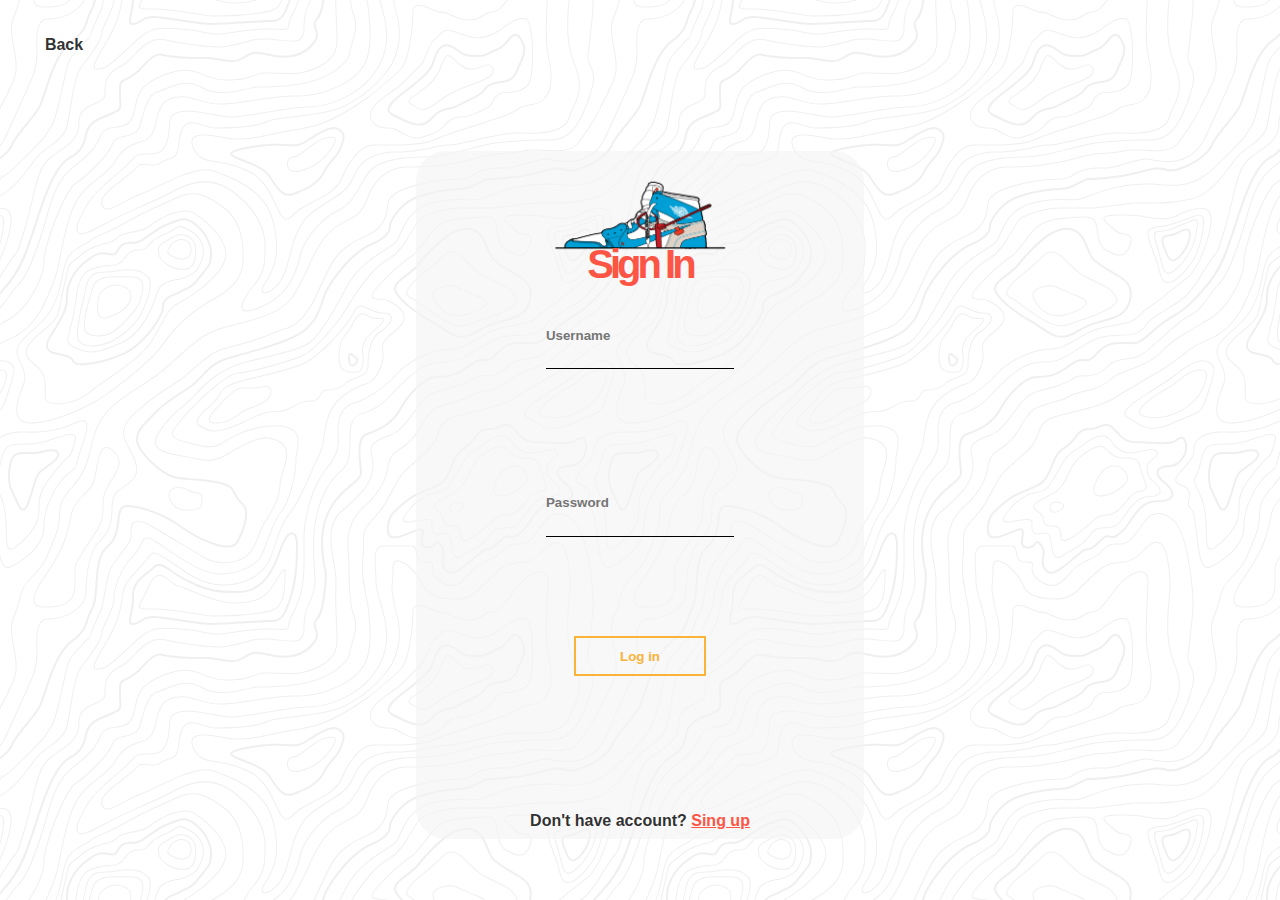
<file: login.html>
<!DOCTYPE html>
<html lang="en">
<head>
    <meta charset="UTF-8">
    <meta http-equiv="X-UA-Compatible" content="IE=edge">
    <meta name="viewport" content="width=device-width, initial-scale=1.0">
    <link href="assets/login.css" rel="stylesheet">
    <title>Login</title>
</head>
<body>
    <header>      
         
        <nav><a href="index.html" >Back</a></nav>        
        
   </header>
   <main>
      <section> 
        <div class="imagen"><img src="img/logo2.png"></div>
         <p class="login">Sign In</p>
        <form class="contdeinput" id="form">
           
            <div class="contenidoform">
                <input type="text" placeholder="Username" class="form__input" id="username" autocomplete="off" />
                <small></small>
              </div>
              <div class="contenidoform">
                <input type="password" placeholder="Password" class="form__input" id="password" autocomplete="off" />
                <small></small>
              </div>
          
          <div class="contenidoform position">
            <input type="submit" value="Log in" class="submit_" id="submit" placeholder="Submit" autocomplete="off">
          </div>
        
        </form>  
        <p class="register">Don't have account? <a href="register.html">Sing up</a></p>
      </section>
   </main>
<script src="assets/validacion.js"></script>
</body>
</html>
</file>
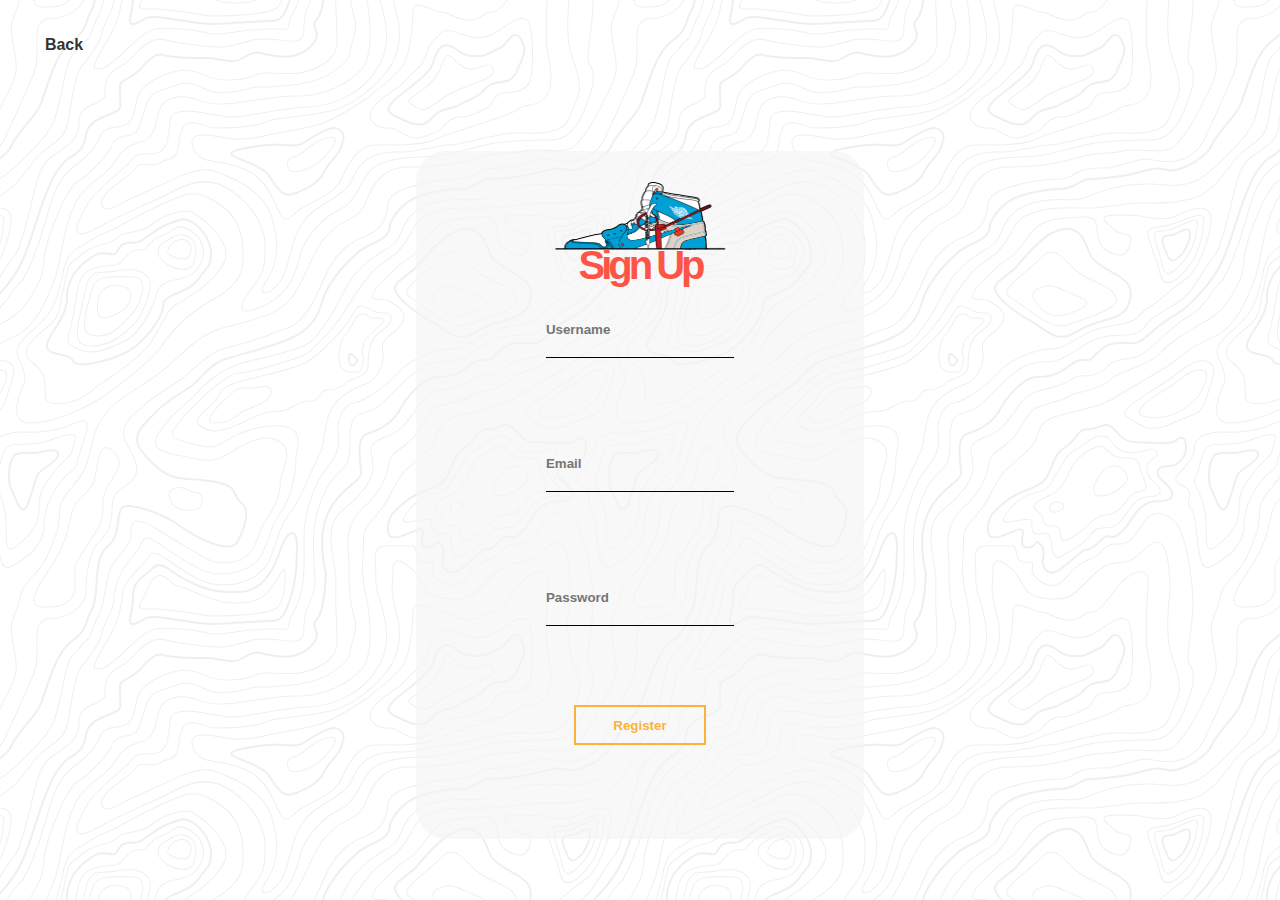
<file: register.html>
<!DOCTYPE html>
<html lang="en">
<head>
    <meta charset="UTF-8">
    <meta http-equiv="X-UA-Compatible" content="IE=edge">
    <meta name="viewport" content="width=device-width, initial-scale=1.0">
    <link href="assets/login.css" rel="stylesheet">
    <title>Register</title>
</head>
<body>
    <header>      
         
        <nav><a href="index.html" >Back</a></nav>        
        
   </header>
   <main>
      <section> 
        <div class="imagen"><img src="img/logo2.png"></div>
         <p class="login">Sign Up</p>
        <form class="contdeinput" id="form">

            
            <div class="contenidoform">
                <input type="text" placeholder="Username" class="form__input" id="username" autocomplete="off" />
                <small></small>
              </div>

              <div class="contenidoform">
                <input type="email" placeholder="Email" class="form__input" id="email" autocomplete="off" />
                <small></small>
            </div>

            <div class="contenidoform">
                <input type="password" placeholder="Password" class="form__input" id="password" autocomplete="off" />
                <small></small>
              </div>
          
          <div class="contenidoform position">
            <input type="submit" value="Register" class="submit_" id="submit" placeholder="Submit" autocomplete="off"/>
          </div>
        
        </form>  
      </section>
   </main>
<script src="assets/validacion.js"></script>
</body>
</html>
</file>
<file: assets/login.css>
*{padding:0;
  margin:0;
  font-family: 'Signika Negative', sans-serif;
  font-weight: bolder;
  color: #141414e3;}

body { 
    background-image: url("data:image/svg+xml,%3Csvg xmlns='http://www.w3.org/2000/svg' width='600' height='600' viewBox='0 0 600 600'%3E%3Cpath fill='%23d8d8d8' fill-opacity='0.4' d='M600 325.1v-1.17c-6.5 3.83-13.06 7.64-14.68 8.64-10.6 6.56-18.57 12.56-24.68 19.09-5.58 5.95-12.44 10.06-22.42 14.15-1.45.6-2.96 1.2-4.83 1.9l-4.75 1.82c-9.78 3.75-14.8 6.27-18.98 10.1-4.23 3.88-9.65 6.6-16.77 8.84-1.95.6-3.99 1.17-6.47 1.8l-6.14 1.53c-5.29 1.35-8.3 2.37-10.54 3.78-3.08 1.92-6.63 3.26-12.74 5.03a384.1 384.1 0 0 1-4.82 1.36c-2.04.58-3.6 1.04-5.17 1.52a110.03 110.03 0 0 0-11.2 4.05c-2.7 1.15-5.5 3.93-8.78 8.4a157.68 157.68 0 0 0-6.15 9.2c-5.75 9.07-7.58 11.74-10.24 14.51a50.97 50.97 0 0 1-4.6 4.22c-2.33 1.9-10.39 7.54-11.81 8.74a14.68 14.68 0 0 0-3.67 4.15c-1.24 2.3-1.9 4.57-2.78 8.87-2.17 10.61-3.52 14.81-8.2 22.1-4.07 6.33-6.8 9.88-9.83 12.99-.47.48-.95.96-1.5 1.48l-3.75 3.56c-1.67 1.6-3.18 3.12-4.86 4.9a42.44 42.44 0 0 0-9.89 16.94c-2.5 8.13-2.72 15.47-1.76 27.22.47 5.82.51 6.36.51 8.18 0 10.51.12 17.53.63 25.78.24 4.05.56 7.8.97 11.22h.9c-1.13-9.58-1.5-21.83-1.5-37 0-1.86-.04-2.4-.52-8.26-.94-11.63-.72-18.87 1.73-26.85a41.44 41.44 0 0 1 9.65-16.55c1.67-1.76 3.18-3.27 4.83-4.85.63-.6 3.13-2.96 3.75-3.57a71.6 71.6 0 0 0 1.52-1.5c3.09-3.16 5.86-6.76 9.96-13.15 4.77-7.42 6.15-11.71 8.34-22.44.86-4.21 1.5-6.4 2.68-8.6.68-1.25 1.79-2.48 3.43-3.86 1.38-1.15 9.43-6.8 11.8-8.72 1.71-1.4 3.26-2.81 4.7-4.3 2.72-2.85 4.56-5.54 10.36-14.67a156.9 156.9 0 0 1 6.1-9.15c3.2-4.33 5.9-7.01 8.37-8.07 3.5-1.5 7.06-2.77 11.1-4.02a233.84 233.84 0 0 1 7.6-2.2l2.38-.67c6.19-1.79 9.81-3.16 12.98-5.15 2.14-1.33 5.08-2.33 10.27-3.65l6.14-1.53c2.5-.63 4.55-1.2 6.52-1.82 7.24-2.27 12.79-5.06 17.15-9.05 4.05-3.72 9-6.2 18.66-9.9l4.75-1.82c1.87-.72 3.39-1.31 4.85-1.91 10.1-4.15 17.07-8.32 22.76-14.4 6.05-6.45 13.95-12.4 24.49-18.92 1.56-.96 7.82-4.6 14.15-8.33v-64.58c-4 8.15-8.52 14.85-12.7 17.9-2.51 1.82-5.38 4.02-9.04 6.92a1063.87 1063.87 0 0 0-6.23 4.98l-1.27 1.02a2309.25 2309.25 0 0 1-4.87 3.9c-7.55 6-12.9 10.05-17.61 13.19-3.1 2.06-3.86 2.78-8.06 7.13-5.84 6.07-11.72 8.62-29.15 10.95-11.3 1.5-20.04 4.91-30.75 11.07-1.65.94-7.27 4.27-6.97 4.1-2.7 1.58-4.69 2.69-6.64 3.66-5.63 2.8-10.47 4.17-15.71 4.17-17.13 0-41.44 11.51-51.63 22.83-12.05 13.4-31.42 27.7-45.25 31.16-7.4 1.85-11.85 7.05-14.04 14.69-1.26 4.4-1.58 8.28-1.58 13.82 0 .82.01.98.24 3.63.45 5.18.35 8.72-.77 13.26-1.53 6.2-4.89 12.6-10.59 19.43-13.87 16.65-22.88 46.58-22.88 71.68 0 2.39.02 4.26.06 8.75.12 10.8.1 15.8-.22 21.95-.56 11.18-2.09 20.73-5 29.3h-1.05c2.94-8.56 4.49-18.12 5.05-29.35.31-6.13.34-11.1.22-21.9-.04-4.48-.06-6.36-.06-8.75 0-25.32 9.07-55.47 23.12-72.32 5.6-6.72 8.88-12.99 10.38-19.03 1.09-4.4 1.18-7.85.74-12.93-.23-2.7-.24-2.86-.24-3.72 0-5.62.32-9.57 1.62-14.1 2.28-7.95 6.97-13.44 14.76-15.39 13.6-3.4 32.82-17.59 44.75-30.84C409 360.14 433.58 348.5 451 348.5c5.07 0 9.77-1.33 15.26-4.07 1.93-.96 3.9-2.05 6.58-3.62-.3.18 5.33-3.16 6.98-4.11 10.82-6.21 19.66-9.67 31.11-11.2 17.23-2.3 22.9-4.75 28.57-10.64 4.25-4.41 5.04-5.16 8.22-7.28 4.68-3.11 10.01-7.14 17.55-13.14a1113.33 1113.33 0 0 0 4.86-3.89l1.28-1.02a4668.54 4668.54 0 0 1 6.23-4.98c3.67-2.9 6.55-5.12 9.07-6.95 4.37-3.19 9.16-10.56 13.29-19.4v66.9zm0-116.23c-.62.01-1.27.06-1.95.13-6.13.63-13.83 3.45-21.83 7.45-3.64 1.82-8.46 2.67-14.17 2.71-4.7.04-9.72-.47-14.73-1.33-1.7-.3-3.26-.61-4.67-.93a31.55 31.55 0 0 0-3.55-.57 273.4 273.4 0 0 0-16.66-.88c-10.42-.16-17.2.74-17.97 2.73-.38.97.6 2.55 3.03 4.87 1.01.97 2.22 2.03 4.04 3.55a1746.07 1746.07 0 0 0 4.79 4.02c1.39 1.2 3.1 1.92 5.5 2.5.7.16.86.2 2.64.54 3.53.7 5.03 1.25 6.15 2.63 1.41 1.76 1.4 4.54-.15 8.88-2.44 6.83-5.72 10.05-10.19 10.33-3.63.23-7.6-1.29-14.52-5.06-4.53-2.47-6.82-7.3-8.32-15.26-.17-.87-.32-1.78-.5-2.86l-.43-2.76c-1.05-6.58-1.9-9.2-3.73-10.11-.81-.4-1.59-.74-2.36-1-2.27-.77-4.6-1.02-8.1-.92-2.29.07-14.7 1-13.77.93-20.55 1.37-28.8 5.05-37.09 14.99a133.07 133.07 0 0 0-4.25 5.44l-2.3 3.09-2.51 3.32c-4.1 5.36-7.06 8.48-10.39 11.12-.65.52-1.33 1.04-2.13 1.62l-4.11 2.94a106.8 106.8 0 0 0-5.16 3.99c-4.55 3.74-9.74 8.6-16.25 15.38-8.25 8.58-11.78 13.54-11.7 15.95.07 1.65 1.64 2.11 6.79 2.38 1.61.09 2.15.12 2.98.2 2.95.24 5.09.73 6.81 1.68 7.48 4.15 11.63 7.26 13.95 11.58 3.3 6.15.8 12.88-8.89 20.26-8.28 6.3-11.1 10.37-11.31 14.96-.06 1.17 0 1.93.26 4.43.69 6.47.25 10.65-2.8 17.42a44.23 44.23 0 0 1-4.16 7.53c-2.82 3.97-5.47 5.74-10.6 7.69-.43.16-3.34 1.23-4.27 1.59-1.8.68-3.38 1.36-5.01 2.14-4.18 2-8.4 4.6-13.1 8.24-8.44 6.51-13.23 14.56-15.98 25.06-1.1 4.2-1.55 6.81-2.8 15.21-1.26 8.6-2.17 12.64-4.08 16.55-2.1 4.28-11.93 26.59-12.97 28.88a382.7 382.7 0 0 1-6.37 13.41c-4.07 8.11-7.61 14.07-10.73 17.81-5.38 6.46-8.98 14.37-13.77 28.42a810.14 810.14 0 0 0-1.89 5.6c-1.8 5.35-2.96 8.6-4.26 11.85-6.13 15.32-25.43 26.31-46.46 26.31-11.2 0-20.58-2.74-31.02-8.55-5.6-3.13-4.55-2.42-22.26-14.54-14.33-9.8-17.7-10.73-20.47-6.9-.37.5-1.81 2.74-1.83 2.77a52.24 52.24 0 0 1-4.94 5.9c-.73.79-5.52 5.87-6.97 7.45-2.38 2.6-4.3 4.81-5.98 6.93a45.6 45.6 0 0 0-5.08 7.66c-1.29 2.57-1.9 5.25-2.66 10.6a997.6 997.6 0 0 1-.46 3.18h-1l.47-3.32c.77-5.45 1.4-8.2 2.75-10.9a46.54 46.54 0 0 1 5.2-7.84c1.7-2.14 3.63-4.38 6.03-6.98 1.45-1.59 6.24-6.68 6.96-7.46a51.58 51.58 0 0 0 4.84-5.78s1.47-2.26 1.86-2.8c3.25-4.5 7.08-3.44 21.84 6.67 17.67 12.08 16.62 11.38 22.19 14.48 10.3 5.73 19.5 8.43 30.53 8.43 20.65 0 39.57-10.77 45.54-25.69a219.7 219.7 0 0 0 4.24-11.8 6752.32 6752.32 0 0 0 1.88-5.6c4.83-14.16 8.47-22.14 13.96-28.73 3.05-3.66 6.56-9.57 10.6-17.61 1.97-3.93 4.04-8.31 6.35-13.38 1.03-2.28 10.88-24.61 12.98-28.91 1.85-3.79 2.75-7.76 4-16.25 1.24-8.44 1.7-11.07 2.81-15.32 2.8-10.7 7.71-18.94 16.33-25.6a73.18 73.18 0 0 1 13.29-8.35c1.66-.8 3.27-1.48 5.08-2.18.94-.36 3.86-1.43 4.28-1.59 4.95-1.88 7.44-3.55 10.14-7.33 1.35-1.9 2.68-4.3 4.06-7.37 2.97-6.58 3.39-10.59 2.72-16.9a27.13 27.13 0 0 1-.27-4.58c.22-4.94 3.21-9.24 11.7-15.7 9.33-7.11 11.66-13.34 8.62-19-2.2-4.09-6.25-7.12-13.55-11.17-1.57-.88-3.6-1.33-6.42-1.57-.8-.07-1.34-.1-2.95-.19-5.77-.3-7.63-.85-7.72-3.34-.1-2.81 3.5-7.87 11.97-16.69 6.53-6.8 11.75-11.69 16.33-15.45 1.79-1.47 3.42-2.72 5.2-4.03l4.12-2.94c.79-.58 1.46-1.08 2.1-1.59 3.26-2.6 6.16-5.65 10.21-10.94a383.2 383.2 0 0 0 2.5-3.32l2.31-3.09c1.8-2.39 3.04-4 4.29-5.48 8.47-10.17 16.98-13.96 37.27-15.3-.44.02 12-.9 14.32-.98 3.62-.1 6.05.16 8.46.98.8.27 1.62.62 2.47 1.04 2.27 1.14 3.17 3.87 4.27 10.85l.44 2.76c.17 1.07.33 1.97.5 2.83 1.44 7.69 3.62 12.29 7.8 14.57 6.76 3.68 10.6 5.15 13.99 4.94 4-.25 6.99-3.17 9.3-9.67 1.45-4.04 1.46-6.49.32-7.92-.9-1.12-2.28-1.62-5.57-2.27a55.8 55.8 0 0 1-2.67-.55c-2.54-.6-4.39-1.4-5.93-2.71a252.63 252.63 0 0 0-4.78-4.01 84.35 84.35 0 0 1-4.08-3.6c-2.73-2.6-3.86-4.43-3.28-5.95 1.02-2.64 7.82-3.54 18.93-3.37a230.56 230.56 0 0 1 16.73.88c2.76.39 3.2.49 3.68.6 1.4.3 2.95.62 4.62.91a82.9 82.9 0 0 0 14.56 1.32c5.56-.04 10.24-.86 13.73-2.6 8.1-4.05 15.89-6.9 22.17-7.56.7-.07 1.4-.11 2.05-.13v1zm0-100.94v1.5c-8.62 16.05-17.27 29.55-23.65 35.92-3.19 3.2-7.62 4.9-13.54 5.56-4.45.48-8.28.4-19.18-.2-9.91-.55-15.32-.44-20.52.78a84.05 84.05 0 0 1-15 2.11l-2.25.14c-12.49.75-19.37 1.78-32.72 5.74-4.5 1.33-9.27 2.49-14.3 3.48a246.27 246.27 0 0 1-32.6 3.97c-7.56.45-13.21.57-20.24.57-5.4 0-11.9 1.61-18 5.18-8.3 4.87-15.06 12.87-19.53 24.5a68.57 68.57 0 0 1-4.56 9.8c-3.6 6.2-6.92 8.99-13.38 12.18l-4.03 1.96a64.48 64.48 0 0 0-15.16 10.25c-8.2 7.33-13.72 16.63-22.54 35.6l-2.08 4.49c-7.3 15.7-11.5 23.3-17.35 29.87-7.7 8.66-20.25 14.42-40.31 20.08-4.37 1.23-19.04 5.08-19.24 5.13-6.92 1.87-11.68 3.34-15.63 4.92-10.55 4.22-18.71 10.52-36.38 26.52l-1.7 1.54c-8.58 7.76-13.41 11.9-18.81 15.88-3.95 2.9-8 5.67-12.97 8.91-2.06 1.34-10.3 6.6-12.33 7.94-11.52 7.5-18.53 13.04-24.62 20.08a62.01 62.01 0 0 0-6.44 8.85c-4.13 6.91-6.27 13.15-9.2 25.11l-1.54 6.26c-.6 2.45-1.15 4.54-1.72 6.58-2.97 10.7-6.9 17.36-14.78 26.91L69.6 491a148.51 148.51 0 0 0-4.19 5.3 23.9 23.9 0 0 0-3.44 6.28c-1.16 3.23-1.52 5.9-1.87 11.94-.58 10.05-1.42 15.04-4.63 22.67-1.57 3.72-5.66 14.02-6.41 15.8a73.46 73.46 0 0 1-3.57 7.4c-2.88 5.14-6.71 10.12-13.12 16.95-5.96 6.36-8.87 10.9-10.61 16a56.88 56.88 0 0 0-1.38 4.82l-.46 1.84h-1.03l.52-2.08c.52-2.09.92-3.49 1.4-4.9 1.8-5.25 4.78-9.9 10.84-16.36 6.35-6.78 10.13-11.7 12.97-16.77a72.5 72.5 0 0 0 3.52-7.29c.75-1.76 4.84-12.06 6.4-15.8 3.17-7.5 3.99-12.4 4.56-22.33.35-6.14.72-8.88 1.93-12.23a24.9 24.9 0 0 1 3.58-6.54c1.27-1.7 2.6-3.37 4.22-5.34l4.11-4.95c7.8-9.46 11.66-16 14.59-26.54.56-2.04 1.1-4.12 1.71-6.56l1.53-6.26c2.96-12.04 5.13-18.36 9.32-25.39 1.84-3.08 4-6.05 6.54-8.99 6.17-7.12 13.24-12.7 24.83-20.26 2.05-1.33 10.28-6.6 12.33-7.94 4.96-3.22 9-5.98 12.92-8.87 5.37-3.95 10.19-8.08 18.74-15.82l1.7-1.54c17.76-16.09 25.98-22.43 36.67-26.7 4-1.6 8.8-3.09 15.75-4.96.21-.06 14.87-3.9 19.22-5.13 19.9-5.61 32.32-11.31 39.85-19.78 5.76-6.48 9.93-14.02 17.18-29.64l2.09-4.5c8.87-19.07 14.44-28.46 22.77-35.9a65.48 65.48 0 0 1 15.38-10.4l4.04-1.97c6.3-3.1 9.47-5.77 12.96-11.77a67.6 67.6 0 0 0 4.48-9.67c4.56-11.84 11.47-20.02 19.97-25 6.25-3.66 12.93-5.32 18.5-5.32 7.01 0 12.65-.12 20.17-.57a245.3 245.3 0 0 0 32.47-3.96c5-.98 9.75-2.13 14.22-3.45 13.43-3.98 20.38-5.02 32.94-5.78l2.24-.14c5.76-.37 9.8-.9 14.85-2.09 5.31-1.25 10.79-1.35 22.6-.7 9.04.5 12.84.58 17.21.1 5.71-.62 9.94-2.26 12.95-5.26 6.44-6.45 15.3-20.37 24.35-36.72zm0 450.21c-1.28-4.6-2.2-10.55-3.33-20.25l-.24-2.04-.23-2.03c-1.82-15.7-3.07-21.98-5.55-24.47-2.46-2.46-3.04-5.03-2.52-8.64.1-.6.18-1.1.39-2.15.69-3.54.77-5.04.08-6.84-.91-2.38-3.31-4.41-7.79-6.26-5.08-2.09-6.52-4.84-4.89-8.44.66-1.45 1.79-3.02 3.52-5.01 1.04-1.2 5.48-5.96 5.08-5.53 6.15-6.7 8.98-11.34 8.98-16.48a15.2 15.2 0 0 1 6.5-12.89v1.26a14.17 14.17 0 0 0-5.5 11.63c0 5.47-2.93 10.29-9.24 17.16.38-.42-4.04 4.33-5.07 5.5-1.67 1.93-2.75 3.43-3.36 4.77-1.37 3.04-.23 5.22 4.36 7.1 4.71 1.95 7.32 4.16 8.34 6.83.78 2.04.7 3.67-.03 7.4-.2 1.03-.3 1.51-.38 2.09-.48 3.33.03 5.59 2.23 7.8 2.74 2.74 3.98 8.96 5.84 25.06l.24 2.03.23 2.04c.82 7.01 1.53 12.06 2.34 16.03v4.33zm0-62.16c-1.4-3.13-4.43-9.9-4.95-11.17-1.02-2.53-1.25-3.8-.91-5.18.2-.84 2.05-4.68 2.32-5.33a70.79 70.79 0 0 0 3.54-11.2v3.99a62.82 62.82 0 0 1-2.62 7.6c-.31.75-2.09 4.46-2.27 5.18-.28 1.12-.08 2.22.87 4.57.41 1.02 2.5 5.7 4.02 9.09v2.45zm0-85.09c-1.65 1.66-3.66 2.9-6.4 4.13-.25.1-13.97 5.47-20.4 8.43-9.35 4.32-16.7 5.9-23.03 5.25-5.08-.53-9.02-2.25-14.77-5.92l-3.2-2.07a77.4 77.4 0 0 0-5.44-3.27c-4.05-2.18-3.25-5.8 1.47-10.47 3.71-3.68 9.6-7.93 18.73-13.8l4.46-2.82c17.95-11.33 18.22-11.5 22.27-14.74 11.25-9 19.69-14.02 26.31-15.1v1.02c-6.37 1.1-14.62 6-25.69 14.86-4.1 3.28-4.34 3.44-22.36 14.8a652.4 652.4 0 0 0-4.45 2.83c-9.07 5.83-14.92 10.05-18.57 13.66-4.31 4.28-4.95 7.13-1.7 8.88 1.7.91 3.29 1.88 5.5 3.3l3.2 2.08c5.64 3.59 9.45 5.25 14.34 5.76 6.13.64 13.32-.9 22.52-5.15 6.46-2.98 20.18-8.35 20.4-8.44 3.04-1.37 5.1-2.71 6.81-4.69v1.47zm0-41.37v1c-6.56.26-12.11 3.13-19.71 9.08l-4.63 3.68a51.87 51.87 0 0 1-4.4 3.14c-.82.52-5.51 3.33-6.22 3.76-3.31 2-6.15 3.8-8.87 5.6a112.61 112.61 0 0 0-8.16 5.92c-4.61 3.72-7.4 6.9-7.97 9.35-.63 2.67 1.48 4.53 7.05 5.46 10.7 1.78 20.92-.05 30.45-4.65a61.96 61.96 0 0 0 17.1-12.2 41.8 41.8 0 0 0 5.36-7.42v1.92a38.94 38.94 0 0 1-4.64 6.19 62.95 62.95 0 0 1-17.39 12.41c-9.7 4.68-20.13 6.55-31.05 4.73-6.06-1-8.65-3.29-7.85-6.67.64-2.74 3.53-6.05 8.31-9.9 2.35-1.9 5.1-3.88 8.24-5.97 2.73-1.82 5.58-3.61 8.9-5.62.72-.44 5.4-3.24 6.22-3.75 1.26-.8 2.6-1.76 4.3-3.09.8-.62 3.9-3.1 4.63-3.67 7.77-6.1 13.49-9.04 20.33-9.3zm0-154.6v1c-1.75-.24-4.3.23-7.82 1.55-10.01 3.75-13.8 5.07-19.15 6.76-1.78.56-2.63.83-3.87 1.24-1.48.5-3.16.76-6.74 1.16a1550.34 1550.34 0 0 0-2.64.3c-7.8.94-11.28 2.47-11.28 6.07 0 4.45 2.89 13.18 7.96 25.81a57.34 57.34 0 0 1 2.33 7.6 258.32 258.32 0 0 1 .84 3.46c1.86 7.62 3.17 10.71 5.56 11.67 2.21.88 4.7.6 7.47-.72 3.48-1.69 7.22-4.94 11.2-9.47 1.52-1.7 2.97-3.49 4.59-5.57l3.16-4.1c2.59-3.23 6.07-12.21 8.39-20.23v3.45c-2.29 7.2-5.27 14.5-7.61 17.41-.44.55-2.67 3.46-3.15 4.09-1.63 2.1-3.1 3.9-4.62 5.62-4.08 4.61-7.9 7.94-11.53 9.7-2.99 1.44-5.77 1.75-8.28.74-2.84-1.13-4.2-4.34-6.15-12.35a2097.48 2097.48 0 0 1-.84-3.46c-.8-3.2-1.47-5.45-2.28-7.46-5.14-12.8-8.04-21.55-8.04-26.19 0-4.37 3.84-6.06 12.16-7.07a160.9 160.9 0 0 1 2.65-.3c3.5-.39 5.15-.64 6.53-1.1 1.26-.42 2.1-.7 3.88-1.26 5.34-1.68 9.11-3 19.1-6.74 3.53-1.32 6.22-1.84 8.18-1.61zM0 292c10.13-11.31 18.13-23.2 23.07-35.39 3.3-8.14 6.09-16.12 10.81-30.55l1.59-4.84c6.53-19.94 10.11-29.82 14.77-39.56 6.07-12.72 12.55-21.18 20.27-25.54 6.66-3.76 10.2-7.86 12.22-13.15a46.6 46.6 0 0 0 1.86-6.58c1.23-5.2 2.05-7.59 3.93-10.36 2.45-3.62 6.27-6.53 12.1-8.96 15.78-6.58 16.73-7.04 18.05-9.01.65-.98.83-2.15.74-4.51-.03-.73-.23-3.82-.24-4A93.8 93.8 0 0 1 119 94c0-10.04.18-11.37 2.37-13.15.52-.42 1.13-.8 2.07-1.3.27-.14 2.18-1.12 2.84-1.48a68.4 68.4 0 0 0 9.12-5.87c2.06-1.54 2.64-2.14 8.01-7.93 3.78-4.09 6.21-6.36 8.96-8.12 3.64-2.33 7.2-3.12 10.9-2.11 4.4 1.2 10.81 2 18.78 2.46 6.9.4 12.9.5 21.95.5 4.87 0 8.97.47 15.4 1.57 7.77 1.33 9.3 1.54 12.38 1.54 4.05 0 7.43-.88 10.68-2.95 5.06-3.22 8.11-4.67 11.2-5.2 3.62-.64 4.77-.46 16.55 2.06 17.26 3.7 30.85 1.36 41.06-9.7 5.1-5.53 5.48-8.9 3.48-14.8-.83-2.42-1.03-3.1-1.17-4.3-.29-2.52.5-4.71 2.71-6.93 2.65-2.65 4.72-9.17 6.22-18.29h2.03c-1.56 9.71-3.77 16.65-6.83 19.7-1.79 1.8-2.36 3.39-2.14 5.28.11 1 .3 1.63 1.07 3.9 2.22 6.53 1.76 10.66-3.9 16.8-10.77 11.66-25.07 14.13-42.95 10.3-11.42-2.45-12.55-2.62-15.78-2.06-2.77.48-5.62 1.84-10.47 4.92a20.93 20.93 0 0 1-11.76 3.27c-3.25 0-4.81-.22-12.73-1.57C212.74 59.46 208.73 59 204 59c-9.1 0-15.11-.1-22.07-.5-8.09-.47-14.62-1.29-19.2-2.54-5.62-1.53-10.17 1.38-17.85 9.66-5.5 5.94-6.08 6.53-8.28 8.18a70.38 70.38 0 0 1-9.38 6.03c-.68.37-2.58 1.35-2.84 1.49-.84.44-1.35.76-1.75 1.08C121.16 83.6 121 84.8 121 94c0 1.85.06 3.54.17 5.44 0 .17.2 3.28.24 4.03.1 2.75-.13 4.29-1.08 5.71-1.67 2.5-2.27 2.8-18.95 9.74-5.48 2.29-8.99 4.96-11.2 8.24-1.71 2.51-2.47 4.73-3.64 9.7-.83 3.5-1.21 4.92-1.94 6.83-2.18 5.73-6.05 10.19-13.1 14.18-7.3 4.12-13.55 12.28-19.46 24.66-4.6 9.64-8.17 19.46-14.67 39.32l-1.58 4.84c-4.75 14.47-7.54 22.48-10.86 30.69-5.28 13.01-13.95 25.65-24.93 37.6v-2.97zm0 78v-.5l1-.01c6.32 0 7.47 5.2 4.6 13.36a60.36 60.36 0 0 1-5.6 11.3v-1.92a57.76 57.76 0 0 0 4.65-9.72c2.69-7.6 1.71-12.02-3.65-12.02-.34 0-.67 0-1 .02v-46.59a340.96 340.96 0 0 0 13.71-8.34c13.66-9.46 29.79-37.6 29.79-53.59 0-18.1 21.57-72.64 32.23-79.42 12.71-8.09 32.24-27.96 35.8-37.75 1.93-5.3 5.5-7.27 14.42-9.37 6.15-1.44 8.64-2.42 10.67-4.79 1.5-1.74 2.72-4.79 4.33-10.3.23-.78 1.9-6.68 2.43-8.46 3.62-12.08 7.3-18.49 13.47-20.39 2.5-.76 3.03-.98 9.74-3.7 7.49-3.03 11.97-4.43 17.12-4.92 6.75-.65 13.13.75 19.55 4.67 5.43 3.32 12.19 4.72 20.17 4.56 6.03-.12 12.2-1.07 19.83-2.8 1.82-.4 7.38-1.74 8.26-1.94 2.69-.6 4.34-.89 5.48-.89 4.97 0 8.93-.05 14.2-.27 7.9-.32 15.56-.92 22.75-1.88 8.5-1.14 15.9-2.73 21.88-4.82 18.9-6.62 32.64-18.3 33.67-27.59.29-2.56.4-2.96 2.79-11.11 2.33-7.95 3.21-12.93 2.72-18.23-.2-2.24-.69-4.38-1.48-6.42-1.5-3.92-2.63-9.4-3.43-16.18h.9c.77 6.47 1.89 11.72 3.47 15.82a24.93 24.93 0 0 1 1.54 6.69c.5 5.46-.4 10.54-2.77 18.6-2.36 8.06-2.47 8.47-2.74 10.95-1.09 9.75-15.1 21.68-34.33 28.41-6.06 2.12-13.52 3.72-22.09 4.87-7.22.96-14.92 1.57-22.83 1.89-5.3.21-9.27.27-14.25.27-1.04 0-2.64.27-5.26.87-.87.2-6.43 1.53-8.26 1.94-7.68 1.73-13.92 2.7-20.03 2.82-8.15.17-15.1-1.27-20.71-4.7-6.23-3.81-12.4-5.16-18.93-4.54-5.04.48-9.44 1.86-16.84 4.86-6.75 2.74-7.29 2.95-9.82 3.73-5.73 1.76-9.28 7.96-12.81 19.72-.53 1.77-2.2 7.66-2.43 8.46-1.66 5.65-2.91 8.78-4.53 10.67-2.22 2.58-4.84 3.62-12.01 5.3-7.8 1.83-11.13 3.66-12.9 8.54-3.65 10.04-23.32 30.06-36.2 38.25C65.94 190 44.5 244.2 44.5 262c0 16.34-16.3 44.78-30.22 54.41-2.14 1.48-8.24 5.12-14.28 8.68v-1.16 46.09zm0-173.7v-1.11c7.42-3.82 14.55-10.23 21.84-18.98 3.8-4.56 14.21-18.78 15.79-20.55 1.8-2.04 4.06-3.96 7.42-6.45 1.08-.8 4.92-3.57 5.49-3.99 9.36-6.85 14-11.96 15.98-19.36.8-2.98 1.54-6.78 2.46-12.3.23-1.44 2-12.46 2.56-15.79 2.87-16.77 5.73-26.79 10.07-32.1C92.46 52.43 101.5 38.13 101.5 33c0-2.54.34-3.35 6.05-15.71.68-1.49 1.25-2.74 1.77-3.93 2.5-5.75 3.9-10.04 4.14-13.36h1c-.23 3.48-1.66 7.87-4.23 13.76-.52 1.2-1.09 2.45-1.78 3.95-5.54 12.01-5.95 12.99-5.95 15.29 0 5.47-9.09 19.84-20.11 33.31-4.2 5.12-7.03 15.06-9.86 31.64-.57 3.33-2.33 14.33-2.57 15.78-.92 5.56-1.67 9.38-2.48 12.4-2.05 7.68-6.82 12.93-16.35 19.91l-5.49 3.98c-3.3 2.45-5.51 4.34-7.27 6.31-1.53 1.73-11.94 15.93-15.76 20.53-7.52 9.02-14.88 15.6-22.61 19.46zm0 361.83v-4.33c.48 2.36 1 4.35 1.6 6.15 2 6.03 4.6 8.26 8.19 6.59C28.76 557.69 43.5 542.4 43.5 527c0-16.2 6.37-31.99 17.1-46.3 1.88-2.5 3.66-4.4 5.53-6 .73-.62 1.45-1.18 2.3-1.8l2-1.43c3.68-2.68 5.32-5.28 7.08-12.59.75-3.07 1.38-5.02 4.2-13.26l.63-1.88c3.24-9.58 4.56-14.97 4.17-18.65-.48-4.43-3.8-5.23-11.3-1.64a81.12 81.12 0 0 1-9.15 3.7c-13.89 4.67-26.96 5.8-42.66 5.42l-1.95-.05-1.45-.02a39.8 39.8 0 0 0-15.05 2.96A21.81 21.81 0 0 0 0 438.37v-1.26a23.55 23.55 0 0 1 4.55-2.57 40.77 40.77 0 0 1 16.92-3.02l1.95.05c15.6.38 28.57-.75 42.32-5.37a80.12 80.12 0 0 0 9.04-3.65c8.04-3.84 12.16-2.85 12.72 2.43.42 3.89-.92 9.34-4.21 19.08l-.64 1.88c-2.8 8.2-3.43 10.15-4.16 13.18-1.82 7.52-3.59 10.34-7.47 13.16l-2 1.43c-.84.6-1.54 1.15-2.25 1.75a35.45 35.45 0 0 0-5.37 5.84c-10.61 14.15-16.9 29.74-16.9 45.7 0 15.88-15 31.45-34.29 40.45-4.3 2.01-7.39-.66-9.56-7.18-.23-.68-.44-1.39-.65-2.13zm0-62.16v-2.45l1.46 3.27c2.1 4.8 3.46 10.33 4.26 16.77.66 5.3.84 9.3 1.04 18.5.2 9.32.5 12.75 1.63 15.05 1.28 2.6 3.67 2.35 8.29-1.5 17.14-14.3 21.82-22.9 21.82-38.62 0-7.17 1.1-12.39 3.7-17.68 2.27-4.67 3.65-6.62 13.4-19.62a69.8 69.8 0 0 1 7.6-8.79 44.76 44.76 0 0 1 3.54-3.06c.38-.3.64-.52.89-.74a10.47 10.47 0 0 0 2.63-3.32 35.78 35.78 0 0 0 2.26-5.94l.37-1.2.36-1.15c.29-.91.48-1.55.66-2.16.45-1.53.74-2.68.91-3.66.38-2.2.12-3.49-.85-4.15-2.35-1.61-9.28-.24-23.8 4.94-9.54 3.4-16.12 4.17-27.85 4.26-7.71.06-10.43.4-13.25 2.12-3.48 2.12-5.84 6.4-7.58 14.26-.5 2.2-.99 4.19-1.49 5.98v-3.98l.51-2.22c1.8-8.1 4.28-12.6 8.04-14.9 3.04-1.85 5.86-2.2 13.77-2.26 11.61-.09 18.1-.84 27.51-4.2 14.93-5.32 21.95-6.71 24.7-4.83 1.38.94 1.71 2.6 1.28 5.15a33.69 33.69 0 0 1-.94 3.78l-.66 2.17-.36 1.15-.37 1.2a36.64 36.64 0 0 1-2.33 6.1c-.8 1.53-1.61 2.52-2.86 3.61l-.92.77-1.02.83c-.9.74-1.65 1.4-2.47 2.18a68.84 68.84 0 0 0-7.48 8.66c-9.7 12.93-11.07 14.87-13.31 19.46-2.52 5.15-3.59 10.22-3.59 17.24 0 16.04-4.82 24.91-22.18 39.38-5.04 4.2-8.18 4.55-9.83 1.18-1.22-2.5-1.52-5.94-1.73-15.47-.2-9.16-.38-13.15-1.03-18.4-.79-6.34-2.12-11.8-4.19-16.49L0 495.98zM379.27 0h1.04l1.5 5.26c3.28 11.56 4.89 19.33 5.26 27.8.49 11.01-1.52 21.26-6.63 31.17-7.8 15.13-20.47 26.5-36.22 34.1-12.38 5.96-26.12 9.17-36.22 9.17-6.84 0-17.24 1.38-37.27 4.62l-2.27.37c-24.5 3.99-31.65 5-37.46 5-3.49 0-4.08-.08-19.54-2.8-3.56-.64-6.32-1.1-9-1.5-20.23-2.96-31-1.2-31.96 7.86-.1.85-.18 1.72-.29 2.81l-.27 2.73c-1.1 10.9-2.02 15.73-4.31 19.96-2.9 5.34-7.77 7.95-15.63 7.95-10.2 0-12.92.6-15.5 3.17.52-.51-5.03 5.85-8.16 8.7-2.75 2.5-14.32 12.55-15.77 13.83a341.27 341.27 0 0 0-6.54 5.92c-6.97 6.49-11.81 11.76-14.6 16.15-5.92 9.3-10.48 18.04-11.69 24.08-1.66 8.3 3.67 9.54 19.02 1.21a626.23 626.23 0 0 1 44.54-21.9c3.5-1.56 14.04-6.2 15.68-6.95 5.05-2.25 8.3-3.8 10.78-5.15l1.95-1.07 2.18-1.18c1.76-.94 3.38-1.76 5-2.55 18.1-8.72 34.48-10.46 50.33-1.2 22.89 13.34 38.28 37.02 38.28 56.44 0 19.12-.73 25.13-5.18 33.2a45.32 45.32 0 0 1-4.94 7.12c-6.47 7.77-11.81 16.2-12.76 21.27-1.2 6.34 4.69 7.03 20.17-.05 13.31-6.08 22.4-14.95 28.5-26.32a80.51 80.51 0 0 0 6.1-15.13c.9-2.98 3.17-11.65 3.41-12.48a29.02 29.02 0 0 1 1.75-4.83c7.47-14.93 21.09-30.5 36.25-37.24 7.61-3.38 13-9.65 19.4-20.79.84-1.48 4.26-7.64 5.14-9.17 3.52-6.1 6.22-9.7 9.37-11.98 10.15-7.4 28.7-11.1 50.29-11.1 7.52 0 16.54-1.24 27.51-3.58a420.1 420.1 0 0 0 14.96-3.52c-1.3.33 15.54-3.98 19.42-4.89 14.15-3.33 41.07-5.01 64.11-5.01 17.36 0 27.82-9.23 38.53-38.67 6.62-18.21 6.62-26.37 2.69-34.35l-1.18-2.37A13.36 13.36 0 0 1 587.5 58c0-4.03 0-4.01 2.5-24.56.46-3.73.8-6.74 1.12-9.64.9-8.45 1.38-15.2 1.38-20.8 0-.94-.02-1.94-.04-3h1c.03 1.06.04 2.06.04 3 0 5.65-.48 12.43-1.39 20.9-.3 2.91-.66 5.93-1.11 9.66-2.5 20.45-2.5 20.47-2.5 24.44 0 1.97.45 3.57 1.45 5.68.24.51 1.16 2.35 1.17 2.36 4.06 8.24 4.06 16.68-2.65 35.13-10.84 29.8-21.63 39.33-39.47 39.33-22.96 0-49.83 1.68-63.89 4.99-3.86.9-20.69 5.2-19.4 4.88a421.05 421.05 0 0 1-14.99 3.53c-11.04 2.35-20.11 3.6-27.72 3.6-21.4 0-39.76 3.67-49.7 10.9-3 2.19-5.64 5.7-9.1 11.68-.87 1.52-4.29 7.68-5.14 9.17-6.49 11.3-12 17.71-19.86 21.2-14.9 6.63-28.38 22.03-35.75 36.77a28.17 28.17 0 0 0-1.69 4.67c-.23.8-2.5 9.49-3.4 12.5a81.48 81.48 0 0 1-6.19 15.3c-6.2 11.56-15.44 20.58-28.96 26.76-16.1 7.36-23 6.55-21.58-1.04 1-5.29 6.4-13.83 12.99-21.73a44.33 44.33 0 0 0 4.82-6.96c4.35-7.88 5.06-13.77 5.06-32.72 0-19.04-15.19-42.4-37.72-55.55-15.57-9.08-31.62-7.38-49.45 1.21a132.9 132.9 0 0 0-7.14 3.71l-1.95 1.07a158.83 158.83 0 0 1-10.85 5.19c-1.65.74-12.18 5.38-15.69 6.95a625.25 625.25 0 0 0-44.46 21.86c-15.95 8.66-22.37 7.16-20.48-2.29 1.24-6.2 5.83-15.02 11.82-24.42 2.85-4.48 7.74-9.8 14.77-16.34 1.98-1.85 4.12-3.79 6.56-5.94 1.46-1.29 13.02-11.33 15.75-13.82 3.09-2.8 8.6-9.14 8.14-8.67 2.82-2.82 5.75-3.46 16.2-3.46 7.5 0 12.04-2.43 14.75-7.42 2.2-4.07 3.11-8.84 4.2-19.59l.26-2.73.3-2.81c.56-5.42 4.47-8.5 11.23-9.6 5.44-.88 12.51-.51 21.86.86 2.7.4 5.47.86 9.04 1.49 15.33 2.7 15.96 2.8 19.36 2.8 5.73 0 12.9-1.03 37.3-5l2.27-.36c20.1-3.26 30.52-4.64 37.43-4.64 9.95 0 23.54-3.18 35.78-9.08 15.57-7.5 28.09-18.73 35.78-33.65 5.02-9.75 7-19.82 6.51-30.67-.37-8.37-1.96-16.08-5.23-27.57L379.27 0zm13.68 0h1.02c.78 3.9 1.92 8.7 3.51 14.88 3.63 14.05 3.06 27.03-.75 38.77a61 61 0 0 1-11.35 20.68 138.36 138.36 0 0 1-19.32 18.77c-11.32 9.02-23.36 15.49-35.95 18.39a258.63 258.63 0 0 1-22.57 4.07c-3.17.44-6.36.85-10.3 1.32l-9.39 1.12c-11.53 1.41-17.45 2.55-21.64 4.46-9.28 4.21-28.35 6.04-49.21 6.04-1.37 0-2.8-.12-4.3-.35-2.62-.41-5-1.03-9.14-2.29-7.34-2.21-9.63-2.75-12.63-2.56-3.9.23-6.63 2.29-8.47 6.89-1.86 4.66-2.42 7.53-3.34 14.98-1.1 8.98-2.87 12.12-9.97 14.3a40.12 40.12 0 0 0-6.8 2.66c-.63.33-1.16.64-1.76 1.02l-1.34.86c-1.9 1.14-3.86 1.49-9.25 1.49-3.2 0-8.83-.55-9.51-.39-1.22.28-.75-.14-7.14 6.24-1.5 1.5-3.49 3.18-6.32 5.37-1.52 1.18-7.16 5.43-7.94 6.03-4.96 3.78-8.33 6.6-11.06 9.38-4.88 4.98-6.85 9.15-5.56 12.7 1.34 3.67 4.07 4.42 8.9 2.82a55.72 55.72 0 0 0 7.77-3.48c1.5-.77 7.78-4.13 9.37-4.96a116.8 116.8 0 0 1 12.31-5.68 162.2 162.2 0 0 0 11.04-4.84c2.04-.97 10.74-5.16 13-6.22 4.41-2.1 8.1-3.78 11.65-5.29 17.14-7.3 29.32-9.9 37.67-6.65l5.43 2.1c2.3.88 4.17 1.62 6.02 2.38a150.9 150.9 0 0 1 13.07 6c18.34 9.63 30.35 22.13 34.79 39.87 6.96 27.85 3.6 45.53-8.08 62.4-3.97 5.75-3.52 9.2.06 8.97 4.14-.28 10.21-4.95 15.11-12.52 3.1-4.8 5.1-10.45 8.05-21.53l1.69-6.35c.66-2.47 1.24-4.52 1.83-6.5 4.93-16.56 11-27.28 21.56-34.76 7.15-5.06 23.73-15.5 25.48-16.75 6.74-4.81 10.53-9.44 14.34-18 7.74-17.44 21.09-24.34 44.47-24.34 9.36 0 17.91-1.13 29.53-3.49a624.86 624.86 0 0 0 6.2-1.28c2.4-.5 4.07-.84 5.66-1.13 4.03-.74 7.04-1.1 9.61-1.1 4.44 0 9.39-1 31.39-5.99l2.95-.66c16.34-3.67 25.64-5.35 31.66-5.35 1.54 0 2.4.01 6.4.1 7.8.15 12.27.13 17.33-.2 16.41-1.06 26.73-5.36 29.8-14.56a87.1 87.1 0 0 1 3.55-8.83c-.15.31 2.29-4.96 2.9-6.38 5.38-12.3 5.57-21.92-1.44-39.44a86.4 86.4 0 0 1-5.26-20.72c-1.61-11.98-1.38-23.14.1-40.35l.2-2.12h1l-.2 2.2c-1.48 17.15-1.7 28.24-.11 40.14a85.4 85.4 0 0 0 5.2 20.47c7.1 17.78 6.91 27.67 1.43 40.22-.62 1.43-3.06 6.72-2.91 6.4a86.17 86.17 0 0 0-3.52 8.73c-3.23 9.72-13.9 14.15-30.68 15.24-5.1.33-9.58.35-17.42.2-3.98-.09-4.84-.1-6.37-.1-5.91 0-15.18 1.67-31.44 5.32l-2.95.67c-22.16 5.02-27.05 6.01-31.61 6.01-2.5 0-5.45.36-9.43 1.09-1.58.29-3.25.62-5.64 1.11a4894.21 4894.21 0 0 0-6.2 1.29c-11.68 2.37-20.3 3.51-29.73 3.51-23.02 0-36 6.71-43.53 23.66-3.9 8.8-7.82 13.58-14.7 18.5-1.78 1.27-18.36 11.7-25.48 16.75-10.34 7.32-16.3 17.87-21.19 34.23-.58 1.96-1.15 4-1.82 6.47l-1.69 6.35c-2.98 11.18-5 16.9-8.17 21.81-5.05 7.81-11.37 12.68-15.89 12.98-4.7.31-5.3-4.23-.94-10.53 11.52-16.64 14.82-34.03 7.92-61.6-4.35-17.42-16.16-29.72-34.27-39.22-4-2.1-8.2-4-12.99-5.97-1.84-.75-3.7-1.49-6-2.38l-5.43-2.08c-8.03-3.12-20.02-.58-36.92 6.63-3.52 1.5-7.21 3.19-11.61 5.27l-13 6.22c-4.71 2.22-8.16 3.75-11.11 4.88a115.87 115.87 0 0 0-12.21 5.63c-1.58.83-7.86 4.18-9.37 4.96a56.55 56.55 0 0 1-7.9 3.54c-5.3 1.75-8.62.85-10.17-3.43-1.46-4.02.66-8.5 5.8-13.74 2.75-2.82 6.16-5.66 11.15-9.48.79-.6 6.43-4.85 7.94-6.02a66.96 66.96 0 0 0 6.23-5.28c6.74-6.74 6.1-6.16 7.61-6.51.87-.2 6.69.36 9.74.36 5.22 0 7.03-.32 8.74-1.35l1.31-.84c.62-.4 1.18-.72 1.84-1.07a41.07 41.07 0 0 1 6.96-2.72c6.64-2.04 8.22-4.84 9.28-13.47.93-7.53 1.5-10.47 3.4-15.24 1.99-4.95 5.04-7.26 9.34-7.51 3.17-.2 5.5.35 12.97 2.6a63.54 63.54 0 0 0 9.02 2.26c1.45.22 2.83.34 4.14.34 20.71 0 39.7-1.82 48.8-5.96 4.32-1.96 10.29-3.1 21.93-4.53l9.4-1.12c3.92-.48 7.11-.88 10.27-1.32 8.16-1.14 15.4-2.43 22.49-4.06 12.42-2.86 24.33-9.26 35.55-18.2a137.4 137.4 0 0 0 19.18-18.64 60.02 60.02 0 0 0 11.15-20.32c3.76-11.57 4.32-24.36.75-38.23A284.86 284.86 0 0 1 392.95 0zM506.7 0h1.26c-.5.66-.9 1.18-1.17 1.51-3.95 4.96-6.9 7.92-9.82 9.57A10.02 10.02 0 0 1 492 12.5c-2.38 0-4.24.67-6.71 2.21l-2.65 1.71c-4.38 2.8-8.01 4.08-13.64 4.08-5.6 0-9.99-1.26-16.08-4.05a202.63 202.63 0 0 1-2.3-1.06l-2.18-.98c-1.6-.7-2.92-1.17-4.17-1.48a13.42 13.42 0 0 0-3.27-.43c-2.3 0-4.3-.68-11-3.37l-1.56-.62c-5-1.97-8.1-2.82-10.52-2.66-2.93.2-4.42 2.03-4.42 6.15 0 20.76-5.21 50.42-12.15 57.35-7.58 7.59-26.55 23.7-34.06 29.06-13.16 9.4-31.17 20.2-44.11 25.06a106.87 106.87 0 0 1-13.32 4.03c-3.28.78-6.6 1.43-11.25 2.24-.53.1-8.8 1.5-11.5 1.99-4.86.87-9.3 1.74-14 2.76-20.62 4.48-25.07 5.01-38.11 5.01-2.49 0-2.9-.07-14.05-2-2.42-.42-4.31-.73-6.15-1-8.11-1.19-13.83-1.36-17.64-.2-4.54 1.4-5.93 4.65-3.7 10.52 2.02 5.28 4.84 8.61 8.84 10.74 3.26 1.74 6.75 2.6 13.82 3.71 9.42 1.48 10.94 1.75 15.5 2.92a78.2 78.2 0 0 1 18.62 7.37c8.3 4.58 14.58 11.5 19.98 20.89 2.73 4.73 9.46 19.33 10.54 21.19 3.4 5.85 6.26 6.63 10.89 2 4.95-4.94 10.35-8.37 21.13-14.06.47-.25 2.06-1.1 2.12-1.12 7.98-4.21 11.92-6.51 15.87-9.54 5.11-3.9 8.66-8.1 10.77-13.11 8.52-20.24 20.75-33.31 32.46-33.31l5.5.03c10.53.08 17.35.02 24.9-.31 13.66-.62 23.78-2.09 29.39-4.67 5.85-2.7 13.42-5.49 24.18-9.02 3.46-1.14 6.29-2.05 12.7-4.1 7.7-2.45 11.08-3.54 15.17-4.9a1059.43 1059.43 0 0 1 11.33-3.72c3.67-1.2 5.96-2 8.03-2.78a59.88 59.88 0 0 0 6.66-2.94c1.87-.98 3.76-2.1 5.86-3.5 3.48-2.33 6.15-3.13 12.04-4.13l1.15-.2c5.71-1.01 9-2.3 12.76-5.63 7.82-6.96 8.58-23.18 3.84-44.52-1.7-7.67-2.1-19.28-1.57-35.47A837.22 837.22 0 0 1 546.76 0h1l-.15 3.06c-.32 6.42-.53 11.02-.68 15.62-.51 16.1-.12 27.65 1.56 35.21 4.82 21.68 4.04 38.2-4.16 45.48-3.91 3.48-7.37 4.84-13.24 5.87l-1.16.2c-5.76.99-8.32 1.75-11.65 3.98a63.73 63.73 0 0 1-5.96 3.56 60.86 60.86 0 0 1-6.77 2.99c-2.09.79-4.39 1.58-8.07 2.79a5398.31 5398.31 0 0 1-11.32 3.71c-4.1 1.37-7.48 2.46-15.18 4.92-6.42 2.04-9.24 2.95-12.7 4.08-10.73 3.53-18.27 6.3-24.07 8.98-5.76 2.66-15.97 4.14-29.77 4.77-7.56.33-14.4.39-24.95.31l-5.49-.03c-11.19 0-23.16 12.79-31.54 32.7-2.19 5.19-5.84 9.52-11.08 13.52-4.02 3.07-7.99 5.39-16.01 9.62l-2.12 1.12c-10.7 5.65-16.04 9.04-20.9 13.9-5.14 5.14-8.75 4.15-12.45-2.22-1.12-1.92-7.85-16.5-10.54-21.2-5.33-9.24-11.48-16.02-19.6-20.5a77.2 77.2 0 0 0-18.4-7.28c-4.5-1.17-6.02-1.43-15.4-2.9-7.17-1.12-10.74-2-14.13-3.81-4.22-2.25-7.2-5.77-9.3-11.27-2.43-6.39-.78-10.26 4.34-11.83 4-1.22 9.82-1.05 18.08.17 1.84.27 3.74.58 6.17 1 11.02 1.9 11.48 1.98 13.88 1.98 12.96 0 17.35-.52 37.9-4.99 4.71-1.02 9.16-1.9 14.03-2.77 2.71-.48 10.98-1.9 11.5-1.98 4.64-.81 7.95-1.46 11.2-2.23 4.55-1.07 8.76-2.34 13.2-4 12.83-4.81 30.79-15.59 43.88-24.94 7.47-5.33 26.4-21.4 33.94-28.94C407.3 61.98 412.5 32.49 412.5 12c0-4.61 1.86-6.9 5.35-7.15 2.63-.18 5.8.7 10.96 2.73l1.56.62c6.53 2.62 8.53 3.3 10.63 3.3 1.14 0 2.3.16 3.5.46 1.32.33 2.68.82 4.34 1.53a90.97 90.97 0 0 1 3.34 1.52l1.15.54c5.98 2.73 10.23 3.95 15.67 3.95 5.41 0 8.87-1.21 13.1-3.92.2-.13 2.1-1.38 2.66-1.72 2.62-1.63 4.64-2.36 7.24-2.36 1.47 0 2.94-.43 4.47-1.3 2.78-1.56 5.67-4.45 9.54-9.31l.7-.89zM324.54 600h-2.03c.49-2.96.91-6.2 1.28-9.66.44-4.1.76-8.25.98-12.21.08-1.39.14-2.65-.35-7.29-.47-1.94-.93-4.14-1.36-6.54-2.01-11.26-2.66-22.9-1.14-33.78a60.76 60.76 0 0 1 5.18-17.95 70.78 70.78 0 0 1 12.6-18.22c3.38-3.6 5.53-5.5 11.83-10.79 4.5-3.78 6.35-5.56 7.52-7.5.64-1.07.95-2.06.95-3.06 0-1.75 0-1.74-.75-9.23-.36-3.7-.57-6.3-.68-8.96-.5-12.1 1.62-19.6 8.11-21.76 15.9-5.3 25.89-12.1 33.45-25.54C409.6 390.65 425.85 376 436 376c12.36 0 20-1.96 29.41-8.8 6.76-4.92 9.5-6.6 12.47-7.46 2.22-.64 3.8-.74 9.12-.74 1.86 0 3.53-.83 5.57-2.62 1.08-.96 5.11-5.12 5.6-5.6 6.04-5.85 11.98-8.78 20.83-8.78 2.45 0 4.54.04 7.32.12 7.51.23 8.87.17 11.27-.7 3.03-1.1 5.53-3.03 14.75-11.17 8-7.06 10.72-8.92 22.87-16.47 1.44-.9 2.59-1.63 3.69-2.37a69.45 69.45 0 0 0 9.46-7.5c4.12-3.88 8.02-7.85 11.64-11.9v2.98a201.58 201.58 0 0 1-10.27 10.38c-3.18 3-6.2 5.35-9.72 7.7-1.12.76-2.28 1.5-3.75 2.4-12.05 7.5-14.71 9.32-22.6 16.28-9.46 8.35-12.01 10.32-15.39 11.55-2.74 1-4.19 1.06-12.01.82-2.76-.08-4.83-.12-7.26-.12-8.27 0-13.75 2.7-19.43 8.22-.44.43-4.52 4.64-5.68 5.66-2.37 2.09-4.46 3.12-6.89 3.12-5.1 0-6.6.1-8.56.66-2.67.78-5.29 2.37-11.85 7.15-9.8 7.13-17.85 9.19-30.59 9.19-9.22 0-24.96 14.2-34.13 30.49-7.84 13.94-18.24 21.02-34.55 26.46-5.31 1.77-7.21 8.51-6.75 19.78.1 2.6.31 5.19.68 8.84.75 7.62.75 7.58.75 9.43 0 1.38-.42 2.73-1.24 4.09-1.33 2.2-3.26 4.07-7.94 8-6.25 5.24-8.36 7.12-11.67 10.63a68.8 68.8 0 0 0-12.25 17.71 58.8 58.8 0 0 0-5 17.36c-1.49 10.66-.85 22.09 1.13 33.15.43 2.37.88 4.53 1.33 6.44.16.66.3 1.25.6 4.06a249.3 249.3 0 0 1-1.17 16.12c-.37 3.37-.78 6.53-1.25 9.44zm-13.4 0h-1.05l.12-.28c3.07-7.16 4.29-11.83 4.29-18.72 0-3.57-.07-4.93-.76-15.65-.77-12.04-1-19.64-.55-28.3.58-11.5 2.4-22.1 5.81-32.16 1.3-3.8 2.8-7.5 4.55-11.1 3.46-7.14 6.83-12.39 10.42-16.6a59.02 59.02 0 0 1 4.35-4.56c.43-.4 3-2.8 3.67-3.45 5.72-5.6 7.51-11.52 7.51-29.18 0-18.84 2.9-23.77 15.82-28.24 1.09-.37 1.92-.67 2.77-.98a51.3 51.3 0 0 0 6.1-2.7c4.95-2.6 9.64-6.22 14.44-11.42 25.5-27.63 37.15-35.16 56.37-35.16 8.28 0 14.54-1.95 22-6.3 1.78-1.03 13.82-8.82 18.16-11.27 2.83-1.59 5.66-3.03 8.63-4.39 7.92-3.6 13.97-4.45 26.6-4.8 7.53-.2 10.7-.49 14.26-1.58 4.55-1.4 8.06-4 10.93-8.43 2.2-3.41 6.85-7.08 14.66-12.06 1.61-1.03 3.27-2.05 5.65-3.5 9.53-5.85 11.56-7.13 14.81-9.57 5.34-4 9.3-8.37 13.68-14.77a204.2 204.2 0 0 0 5.62-8.75v1.9c-1.97 3.17-3.4 5.38-4.8 7.42-4.42 6.48-8.46 10.92-13.9 15-3.29 2.46-5.32 3.75-14.89 9.61a375.06 375.06 0 0 0-5.63 3.5c-7.7 4.9-12.26 8.52-14.36 11.76-3 4.63-6.7 7.39-11.48 8.85-3.68 1.12-6.9 1.42-14.53 1.63-12.5.34-18.44 1.18-26.2 4.7a111.08 111.08 0 0 0-8.56 4.35c-4.3 2.43-16.34 10.22-18.15 11.27-7.6 4.43-14.03 6.43-22.5 6.43-18.87 0-30.3 7.4-55.63 34.84-4.88 5.28-9.67 8.97-14.7 11.62-2 1.05-4 1.92-6.23 2.75-.86.32-1.7.62-5.37 1.87-5.08 1.76-7.44 3.25-9.28 6.37-2.23 3.78-3.29 9.94-3.29 20.05 0 17.9-1.87 24.07-7.8 29.89-.69.67-3.27 3.06-3.69 3.46a58.04 58.04 0 0 0-4.28 4.49c-3.53 4.14-6.86 9.32-10.28 16.38a95.19 95.19 0 0 0-4.5 10.99c-3.38 9.97-5.18 20.48-5.76 31.9-.44 8.6-.22 16.17.55 28.17.69 10.76.76 12.12.76 15.72 0 6.35-1.02 10.87-4.35 19zm25.08 0h-1c-.04-4.73.06-9.39.28-15.02.26-6.41-.4-11.79-2.53-24.37l-.31-1.86c-2.12-12.55-2.76-19.35-1.97-26.47 1.03-9.25 4.75-16.68 12-22.67 22.04-18.2 29.81-30.18 29.81-44.61 0-2.6-.3-4.81-.98-8.17-.97-4.79-1.1-5.68-.97-7.57.2-2.56 1.27-4.7 3.56-6.72 2.67-2.35 7.05-4.6 13.72-7.01 9.72-3.5 15.52-9.18 24.3-21.57l1.78-2.5c4.48-6.33 7.1-9.63 10.43-12.78 4.31-4.07 8.98-6.77 14.54-8.17 13.3-3.32 20.37-5.47 25.34-7.64a49.5 49.5 0 0 0 5.28-2.7c1.1-.65 1.75-1.04 4.24-2.6 2.7-1.68 5.22-2.08 11.38-2.28 5.44-.18 7.9-.43 10.97-1.41a21.47 21.47 0 0 0 9.54-6.22c4.87-5.3 10.03-7.61 17.79-8.9 1.07-.18 1.88-.3 3.86-.58 6.9-.97 9.94-1.69 13.48-3.62 4.5-2.45 6.79-4.44 23.46-19.68l3.14-2.85c9.65-8.71 16.12-13.83 21.42-16.48 4.25-2.12 7.6-4.69 11.22-8.6v1.45c-3.42 3.57-6.69 6-10.78 8.05-5.18 2.59-11.61 7.67-21.2 16.32l-3.12 2.85c-16.8 15.35-19.05 17.3-23.66 19.82-3.68 2-6.8 2.75-13.82 3.73-1.97.28-2.78.4-3.84.57-7.56 1.26-12.52 3.48-17.21 8.6a22.47 22.47 0 0 1-9.97 6.5c-3.2 1-5.72 1.27-11.25 1.45-5.98.2-8.39.57-10.89 2.13a144 144 0 0 1-4.25 2.61 50.48 50.48 0 0 1-5.39 2.75c-5.04 2.2-12.15 4.37-25.5 7.7-9.74 2.44-15.26 7.65-24.4 20.56l-1.77 2.5c-8.9 12.54-14.82 18.34-24.78 21.93-6.57 2.36-10.85 4.57-13.4 6.82-2.1 1.86-3.05 3.74-3.22 6.04-.13 1.76 0 2.63.95 7.3.7 3.42 1 5.7 1 8.37 0 14.79-7.93 27-30.18 45.39-7.03 5.8-10.64 13-11.64 22-.78 7-.14 13.73 1.96 26.2l.32 1.85c2.15 12.65 2.8 18.07 2.54 24.58-.22 5.57-.32 10.2-.28 14.98zM95.9 600h-2.04c.68-3.82 1.14-8.8 1.61-15.98.2-3.11.27-4.06.39-5.6 1.3-17.54 4.04-27.14 11.5-33.2 4.65-3.77 7.22-8.92 8.67-16 .51-2.52.7-3.87 1.33-9.17.66-5.5 1.16-8.06 2.24-10.36 1.45-3.09 3.82-4.69 7.39-4.69 14.28 0 38.48 9.12 53.6 20.2 8.66 6.35 21.26 13.32 31.74 17.11 13.03 4.71 21.89 4.41 24.75-1.73 1.7-3.64 1.92-4.11 2.65-5.77 2.93-6.67 4.69-12.2 5.25-17.5.23-2.17.24-4.23.02-6.2-.32-2.75-1.42-4.55-4.08-7.35l-1.32-1.37a30.59 30.59 0 0 1-2.41-2.79 30.37 30.37 0 0 1-2.5-4.07l-1.13-2.14c-1.62-3.1-2.68-4.6-4.12-5.56-5.26-3.5-14.8-5.5-28.55-6.83a272.42 272.42 0 0 0-9.04-.71l-2.18-.17c-9.57-.73-15.12-1.56-19.06-3.2C156.57 471.07 136 450.5 136 440c0-5.34 1.74-9.53 5.47-14.13 1.98-2.44 11.12-11.71 12.79-13.54 4.52-4.97 10.16-9.54 17.68-14.66 2.8-1.9 14.78-9.6 17.49-11.49a50.54 50.54 0 0 0 6.34-5.43c1.53-1.5 6.96-7.13 7.12-7.3 7.18-7.3 12.7-11.56 19.74-14.38 3.36-1.34 8.13-2.79 17.45-5.38a9577.18 9577.18 0 0 1 11.78-3.28 602.6 602.6 0 0 0 12.67-3.7c20.4-6.24 34-12.08 40.79-18.44 8.74-8.2 11.78-13.84 15.73-26.02 2.02-6.22 3.09-9.04 5.07-12.72 9.54-17.71 28.71-39.37 43.5-45.45C383.77 238.25 389 232.34 389 226c0-2.89 2.73-8.4 6.83-13.73 4.76-6.2 10.65-11.36 16.75-14.18 12.5-5.77 33.5-10.09 47.42-10.09 5.32 0 9.83-1.5 16.42-4.89 9.2-4.71 10.1-5.11 13.58-5.11 10.42 0 32.06-2.55 45.76-5.97l3.88-.98 3.47-.89c2.6-.66 4.33-1.08 5.93-1.43 3.9-.86 6.76-1.23 9.58-1.17 2.74.06 5.47.52 8.67 1.48 4.56 1.37 13.71-.9 22.87-5.68a68.07 68.07 0 0 0 9.84-6.2v2.4c-11.09 8.14-25.76 13.66-33.29 11.4a29.72 29.72 0 0 0-8.13-1.4c-2.63-.05-5.36.3-9.11 1.12a238 238 0 0 0-9.33 2.3l-3.9.99C522.38 177.43 500.58 180 490 180c-2.99 0-3.91.4-12.67 4.89-6.85 3.51-11.61 5.11-17.33 5.11-13.65 0-34.35 4.26-46.58 9.9-5.78 2.67-11.42 7.62-16 13.58-3.85 5.02-6.42 10.2-6.42 12.52 0 7.27-5.8 13.82-20.62 19.92-14.27 5.88-33.16 27.21-42.5 44.55-1.9 3.55-2.95 6.28-4.93 12.4-4.05 12.47-7.23 18.39-16.27 26.86-7.08 6.64-20.87 12.57-41.57 18.89a604.52 604.52 0 0 1-12.7 3.71 1495.1 1495.1 0 0 1-11.8 3.28c-9.24 2.58-13.97 4.01-17.24 5.32-6.73 2.69-12.05 6.8-19.05 13.92-.15.15-5.6 5.8-7.15 7.32a52.4 52.4 0 0 1-6.6 5.65c-2.74 1.92-14.75 9.63-17.5 11.5-7.4 5.04-12.94 9.52-17.33 14.35-1.72 1.9-10.8 11.11-12.71 13.46-3.47 4.26-5.03 8.03-5.03 12.87 0 9.5 20 29.5 33.38 35.08 3.67 1.53 9.1 2.34 18.45 3.05a586.23 586.23 0 0 0 4.34.32c3.24.23 5.07.37 6.93.55 14.08 1.37 23.82 3.4 29.45 7.17 1.82 1.2 3.02 2.91 4.8 6.29l1.11 2.13a28.55 28.55 0 0 0 2.34 3.81c.62.83 1.3 1.6 2.26 2.61.23.24 1.1 1.16 1.32 1.37 2.93 3.09 4.24 5.23 4.61 8.5.24 2.12.23 4.33-.01 6.64-.59 5.55-2.4 11.25-5.41 18.1-.74 1.67-.96 2.15-2.66 5.8-3.49 7.47-13.33 7.8-27.25 2.77-10.67-3.86-23.43-10.92-32.25-17.38C164.62 515.96 140.82 507 127 507c-5 0-6.4 3.02-7.64 13.29a99.03 99.03 0 0 1-1.36 9.33c-1.53 7.5-4.3 13.04-9.37 17.16-6.87 5.58-9.5 14.78-10.77 31.8-.11 1.52-.18 2.47-.38 5.57-.46 7.01-.91 11.99-1.57 15.85zm8.05 0h-1.02c.29-1.41.58-2.94.9-4.59l1.05-5.62c2.5-13.3 4.2-19.92 6.68-24.05 1.7-2.84 3.68-5.5 8.05-11.03 8.21-10.36 10.88-14.55 10.88-18.71l-.02-1.69c-.02-1.78-.02-2.7.02-3.77.21-5.05 1.47-8.2 4.64-9.4 3.92-1.5 10.39.44 20.12 6.43 9.56 5.88 17.53 10.7 25.91 15.66 1.31.78 14.27 8.41 17.67 10.45a714.21 714.21 0 0 1 6.42 3.9c13.82 8.5 38.94 5.05 46.3-7.83 3.6-6.28 4.54-8.52 7.78-17.32a82.3 82.3 0 0 1 1.18-3.07 42.27 42.27 0 0 1 4.06-7.64c9.33-13.98 14.92-26.1 14.92-36.72 0-3.66.75-6.62 3.36-14.85.52-1.64.83-2.66 1.15-3.73 3.64-12.23 3.04-19.12-4.29-24a23.1 23.1 0 0 0-9.98-3.78c-7.2-.93-14.49 1.17-23.91 5.88-1.55.78-6.64 3.44-7.6 3.93a62.6 62.6 0 0 0-4.14 2.3l-4.4 2.66c-11.62 6.92-20.4 9.18-32.81 6.08-3.32-.84-6.24-1.4-13.1-2.64-13.25-2.39-18.7-3.75-23.33-6.46-6.23-3.67-7.46-9.02-2.88-16.65A93.1 93.1 0 0 1 172 415.42a157 157 0 0 1 8.32-7.66c-.07.05 6.16-5.3 7.82-6.77a85.12 85.12 0 0 0 6.5-6.33c7.7-8.46 12.78-13.36 20.08-18.57 9.94-7.1 21.4-12.36 35.18-15.58 37.03-8.64 51-12.7 58.83-17.93 8.6-5.73 21.3-24.77 36.84-54.81 5.22-10.1 12.27-18.4 21.13-25.71 5.13-4.24 9.56-7.25 17.55-12.23 7.42-4.62 9.62-6.14 11.38-8.16a21.15 21.15 0 0 0 2.95-4.87c.61-1.3 2.87-6.47 3-6.77 1.36-3 2.56-5.4 3.95-7.73 6.53-10.97 16.03-18 31.4-20.8 12.73-2.3 19.85-2.7 29.68-2.3 3.25.13 4.13.16 5.6.14 5.15-.07 9.71-1.04 16.61-3.8 20.74-8.3 38.75-12.04 59.19-12.04 3.05 0 6.03.15 10.48.48l2.09.16c12.45.96 18.08.96 25.34-.63a49.65 49.65 0 0 0 14.09-5.45v1.15a50.52 50.52 0 0 1-13.88 5.28c-7.38 1.61-13.08 1.61-25.63.65l-2.08-.16c-4.43-.33-7.39-.48-10.41-.48-20.3 0-38.2 3.72-58.81 11.96-7.01 2.8-11.7 3.8-16.97 3.88-1.5.02-2.39-.01-5.66-.14-9.76-.4-16.8-.01-29.47 2.3-15.06 2.73-24.32 9.58-30.71 20.31a72.8 72.8 0 0 0-3.9 7.63c-.12.28-2.39 5.47-3.01 6.79a22 22 0 0 1-3.1 5.1c-1.86 2.13-4.07 3.66-11.6 8.35-7.95 4.96-12.35 7.95-17.44 12.15-8.76 7.23-15.73 15.43-20.89 25.4-15.61 30.2-28.36 49.32-37.16 55.19-7.98 5.32-21.97 9.39-59.17 18.07-13.65 3.18-24.98 8.39-34.82 15.42-7.22 5.16-12.27 10.01-19.92 18.43a86.07 86.07 0 0 1-6.57 6.4c-1.67 1.48-7.91 6.83-7.84 6.77-3.27 2.84-5.8 5.16-8.26 7.62a92.1 92.1 0 0 0-14.27 18.13c-4.3 7.16-3.22 11.89 2.53 15.26 4.47 2.63 9.88 3.99 23.24 6.39a185.7 185.7 0 0 1 12.92 2.6c12.11 3.03 20.64.84 32.06-5.96l4.4-2.65c1.66-1 2.96-1.73 4.2-2.35.95-.48 6.04-3.14 7.6-3.92 9.59-4.8 17.04-6.94 24.49-5.98a24.1 24.1 0 0 1 10.4 3.93c7.82 5.21 8.45 12.52 4.7 25.13-.32 1.07-.64 2.1-1.16 3.74-2.57 8.12-3.31 11.04-3.31 14.55 0 10.88-5.66 23.14-15.08 37.28a41.28 41.28 0 0 0-3.97 7.46c-.37.9-.73 1.82-1.18 3.04-3.25 8.85-4.21 11.13-7.84 17.47-7.67 13.42-33.43 16.95-47.7 8.18a578.4 578.4 0 0 0-6.4-3.89c-3.4-2.04-16.36-9.67-17.67-10.45-8.38-4.97-16.36-9.78-25.92-15.66-9.5-5.85-15.7-7.7-19.24-6.36-2.68 1.02-3.8 3.82-4 8.51a61.12 61.12 0 0 0-.02 3.72l.02 1.7c0 4.5-2.69 8.73-11.52 19.87-3.92 4.95-5.87 7.59-7.55 10.39-2.39 3.97-4.08 10.56-6.56 23.72l-1.05 5.62-.86 4.4zm10.5 0h-1c.03-.34.04-.68.04-1 0-12.39 8.48-33.57 19.16-43.37a26.18 26.18 0 0 0 3.67-4.17 35.8 35.8 0 0 0 2.88-4.9c.36-.72 1.75-3.66 2.1-4.36 3.22-6.29 6.84-6.54 16.97.39 1.34.9 6.07 4.16 6.4 4.38 2.62 1.8 4.67 3.2 6.7 4.56 5.03 3.39 9.37 6.2 13.51 8.7 14.33 8.67 25.49 13.27 34.11 13.27 16.86 0 32.71-5.95 39.6-14.8 1.59-2.04 3.2-5.17 5.06-9.63.8-1.92 1.64-4.06 2.67-6.8l2.74-7.33c4.66-12.44 7.76-19.06 11.56-23.27 7.9-8.79 14.87-36 14.87-52.67 0-1.9.17-3.11 1.02-8.27.37-2.2.58-3.6.74-5.07.63-5.51.21-9.46-1.68-12.39-4.6-7.1-19.7-9.23-38.46-4.78a100.57 100.57 0 0 0-18.94 6.3c-5.17 2.37-17.11 9.74-16.5 9.4-6.72 3.64-12.97 4.15-24.8 1.3-29.55-7.14-30.43-8.62-15.26-26.81 17.44-20.93 47.12-46.18 56.38-46.18 9.92 0 53.84-11.98 65.78-17.95 9.46-4.73 24.32-21.18 36.82-37.85.71-.95 13.5-21.6 19.2-29.6 9.35-13.13 18.22-22.55 26.95-27.53 7.29-4.17 13.16-10.28 18.8-18.73 1.93-2.9 10.52-17.65 12.73-20.41 1.54-1.93 3-3.21 4.52-3.89 14.07-6.25 24.22-9.04 39.2-9.04h29c4.05 0 7.36-.4 22.93-2.5l4.3-.57c9.92-1.3 16.57-1.93 21.77-1.93 1.66 0 2.95.01 6.03.04 18.61.19 28.55-.48 44.86-4.03 3.1-.67 6.13-1.78 9.11-3.31v1.12a37.96 37.96 0 0 1-8.9 3.17c-16.4 3.56-26.4 4.24-45.08 4.05-3.08-.03-4.36-.04-6.02-.04-5.15 0-11.76.63-21.64 1.92l-4.3.58c-15.64 2.11-18.94 2.5-23.06 2.5h-29c-14.81 0-24.84 2.75-38.8 8.96-1.34.6-2.69 1.78-4.14 3.6-2.16 2.68-10.72 17.39-12.68 20.33-5.72 8.57-11.7 14.8-19.13 19.04-8.57 4.9-17.36 14.23-26.63 27.24-5.68 7.97-18.47 28.64-19.22 29.63-12.6 16.8-27.52 33.32-37.18 38.15-12.06 6.03-56.14 18.05-66.22 18.05-8.82 0-38.39 25.15-55.62 45.82-14.6 17.52-14.19 18.21 14.74 25.2 11.6 2.8 17.6 2.3 24.09-1.2-.67.35 11.31-7.03 16.56-9.44 5.41-2.48 11.6-4.59 19.11-6.37 19.13-4.53 34.65-2.35 39.54 5.22 2.05 3.17 2.48 7.32 1.84 13.04a96.34 96.34 0 0 1-.75 5.13c-.84 5.08-1.01 6.29-1.01 8.1 0 16.9-7.03 44.33-15.13 53.33-3.68 4.09-6.76 10.65-11.37 22.96-.35.93-2.2 5.94-2.73 7.33-1.04 2.76-1.88 4.9-2.68 6.84-1.9 4.53-3.55 7.73-5.2 9.85-7.1 9.13-23.25 15.19-40.39 15.19-8.86 0-20.15-4.65-34.63-13.42-4.15-2.51-8.5-5.32-13.55-8.72a861.54 861.54 0 0 1-6.71-4.56l-6.4-4.39c-9.68-6.63-12.61-6.42-15.5-.75-.35.68-1.74 3.62-2.1 4.35a36.77 36.77 0 0 1-2.96 5.03c-1.12 1.57-2.37 3-3.81 4.33-10.47 9.6-18.84 30.51-18.84 42.63l-.03 1zm-29.65 0h-1.1c1.17-2.52 1.79-5.2 1.79-8 0-20 4.83-42.04 12.15-49.35 5.17-5.18 7.77-8.38 9.9-12.74 2.64-5.41 3.95-12 3.95-20.91 0-6.82 1.14-11.59 3.37-15.07 1.74-2.7 3.6-4.21 8.91-7.52a31.64 31.64 0 0 0 3.9-2.79c4.61-3.96 6.58-6.2 7.72-9.41 1.43-4.02.93-9.04-1.86-16.02a68.98 68.98 0 0 0-3.99-8.07l-.93-1.7a75.47 75.47 0 0 1-2.64-5c-5.16-10.71-3.77-18.9 7.68-29.78a204 204 0 0 1 26.81-21.55c3.96-2.69 16.8-10.8 19.24-12.5 1.99-1.4 4.33-3.3 7.77-6.3-.02 0 7.23-6.39 9.47-8.3 4.97-4.26 9.09-7.5 13.05-10.15 4.72-3.15 8.97-5.28 12.87-6.32 12.78-3.41 15.6-4.18 21.77-5.97 12.55-3.64 21.96-6.9 28.14-10a45.47 45.47 0 0 1 7.47-2.79c8.66-2.66 12.02-4.1 16.97-8.1 6.78-5.46 13.07-14.25 19.33-27.87 15.97-34.77 19.08-39.39 32.15-49.19 3.14-2.36 6.37-4.1 11.43-6.4l2.33-1.04c11.93-5.35 16.87-8.93 21.1-17.38 1.88-3.77 2.48-6.29 3.37-12.27.78-5.19 1.48-7.56 3.53-10.25 2.57-3.4 7.03-6.27 14.36-9.01 3.37-1.26 7.36-2.5 12.05-3.73 16.33-4.3 25.28-5.36 39.6-5.81 6.9-.22 9.5-.56 12.66-2 1.19-.54 2.36-1.23 3.58-2.11 3.7-2.7 8.14-4.54 13.24-5.67 5.71-1.27 10.69-1.54 18.7-1.45l2.35.02c2.82 0 6.8-1 19.7-4.69 10.83-3.08 15.95-4.31 19.3-4.31.82 0 1.9.13 3.55.41l5.01.9c9.82 1.68 17.44 1.89 25.15-.21 7.98-2.18 14.8-6.77 20.29-14.24V147c-5.47 7.04-12.21 11.42-20.03 13.55-7.88 2.15-15.63 1.94-25.58.23l-5-.9c-1.6-.26-2.64-.39-3.39-.39-3.2 0-8.32 1.22-19.74 4.48-12.35 3.53-16.3 4.52-19.26 4.52l-2.36-.02c-7.94-.1-12.85.17-18.47 1.42-4.97 1.11-9.3 2.9-12.88 5.5a21.4 21.4 0 0 1-3.75 2.22c-3.32 1.5-6 1.87-13.04 2.09-14.25.44-23.13 1.5-39.37 5.77a125.56 125.56 0 0 0-11.95 3.7c-7.17 2.7-11.49 5.46-13.93 8.68-1.9 2.52-2.58 4.76-3.33 9.8-.9 6.08-1.53 8.68-3.47 12.56a30.6 30.6 0 0 1-9.66 11.45c-3.12 2.26-5.95 3.73-11.93 6.4l-2.31 1.04c-5.01 2.27-8.18 3.99-11.25 6.29-12.9 9.68-15.93 14.17-31.85 48.8-6.31 13.76-12.7 22.68-19.6 28.25-5.08 4.1-8.53 5.57-17.3 8.27a44.64 44.64 0 0 0-7.33 2.73c-6.24 3.12-15.7 6.4-28.3 10.06a867.4 867.4 0 0 1-21.8 5.97c-3.77 1.01-7.93 3.1-12.56 6.19a137.35 137.35 0 0 0-12.95 10.07c-2.24 1.92-9.48 8.3-9.48 8.3a98.2 98.2 0 0 1-7.84 6.37c-2.46 1.72-15.32 9.83-19.26 12.5a203 203 0 0 0-26.69 21.45c-11.13 10.58-12.43 18.3-7.47 28.63a74.52 74.52 0 0 0 2.62 4.95l.94 1.7a69.84 69.84 0 0 1 4.03 8.17c2.88 7.2 3.4 12.46 1.89 16.73-1.22 3.43-3.28 5.77-8.02 9.84-1.14.97-2.32 1.8-5.3 3.67-3.92 2.45-5.69 3.89-7.31 6.42-2.13 3.3-3.22 7.89-3.22 14.53 0 9.05-1.34 15.79-4.05 21.34-2.19 4.49-4.85 7.77-10.1 13.01-7.07 7.07-11.85 28.9-11.85 48.65 0 2.8-.58 5.48-1.7 8zm282.54 0h-1.01l-1.1-5.8c-3.08-16.26-4.05-26.2-2.74-37.26.7-5.8.77-9.68.55-15.3-.18-4.45-.17-5.68.19-7.63.78-4.3 3.44-8.53 10.39-16.34 9.07-10.2 12.26-15.41 19.8-30.15 1.35-2.64 2.33-4.47 3.38-6.3.9-1.58 1.82-3.06 2.77-4.5 3.14-4.7 7.03-8.42 16.84-16.81 11.22-9.6 15.5-13.86 18.13-19.13.7-1.4 1.3-2.8 1.93-4.4a206 206 0 0 0 1.49-4.05c3.63-9.94 8.01-13.93 22.9-17.81 4.99-1.3 20.55-5.13 21.38-5.34 16.19-4.1 25.33-7.36 33.48-12.6 5.86-3.77 5.84-3.76 27.66-16.53l2.6-1.52c10.23-6 17.1-10.2 22.73-13.95a149.3 149.3 0 0 0 8.8-6.3 723.7 723.7 0 0 0 6.37-5.08A87.74 87.74 0 0 1 600 342.95v1.12a85.76 85.76 0 0 0-15.49 9.9c.18-.14-4.76 3.84-6.38 5.1a150.3 150.3 0 0 1-8.85 6.35c-5.65 3.76-12.53 7.96-22.78 13.97l-2.6 1.53c-21.8 12.75-21.78 12.74-27.63 16.5-8.27 5.32-17.49 8.61-33.78 12.73-.83.21-16.39 4.04-21.36 5.33-8.03 2.1-13.15 4.5-16.45 7.5-2.66 2.42-4 4.86-5.77 9.7l-1.5 4.07a51.12 51.12 0 0 1-1.96 4.47c-2.72 5.45-7.04 9.75-18.38 19.45-9.73 8.32-13.6 12.02-16.65 16.6a77.18 77.18 0 0 0-2.74 4.45c-1.05 1.81-2.01 3.63-3.35 6.25-7.58 14.81-10.82 20.08-19.96 30.36-6.83 7.7-9.4 11.78-10.15 15.86-.34 1.85-.34 3.04-.17 7.4.22 5.68.14 9.6-.55 15.47-1.3 10.92-.34 20.79 2.73 36.95l1.12 5.99zm-76.59 0h-2.1l1.39-4.3c1.04-3.3 1.93-6.78 2.68-10.4 2.65-12.73 3.27-23.63 3.27-41.3 0-5.71-1.86-9.75-4.13-9.75-2.94 0-6.96 5.61-10.93 17.08C271.14 579.68 258.3 593 238 593c-22.42 0-29.26-1.35-48.42-10.09a87.69 87.69 0 0 1-9.42-5.04c-2.95-1.8-12.78-8.57-14.84-9.72-4.2-2.36-7-2.71-9.72-.99-.63.4-1.26.91-1.9 1.55a57.69 57.69 0 0 1-4.31 3.86 147.88 147.88 0 0 1-3.06 2.44l-1 .8C137.01 582.43 134 587.18 134 597c0 1.02-.02 2.01-.07 3h-2c.05-.99.07-1.98.07-3 0-10.52 3.33-15.78 12.09-22.76a265.61 265.61 0 0 1 2-1.6c.83-.64 1.43-1.13 2.03-1.61a55.76 55.76 0 0 0 4.17-3.74c.74-.73 1.48-1.34 2.24-1.82 3.47-2.2 7-1.75 11.77.93 2.15 1.21 12.03 8 14.9 9.76a85.7 85.7 0 0 0 9.22 4.93C209.29 589.7 215.85 591 238 591c19.25 0 31.49-12.7 41.06-40.33 4.24-12.25 8.66-18.42 12.81-18.42 3.8 0 6.13 5.06 6.13 11.75 0 17.8-.63 28.8-3.3 41.7-.77 3.7-1.68 7.23-2.75 10.6-.4 1.3-.8 2.53-1.19 3.7zm-149.25 0l.5-.94a160.1 160.1 0 0 0 6.53-13.26c2.73-6.29 5.78-9.64 9.24-10.52 3.74-.95 7.15.74 12.56 5.13 5.43 4.4 6.07 4.86 7.73 5.1 1.6.22 4.28 1.14 8.86 2.95 1.3.5 10.78 4.35 13.85 5.55 3.07 1.2 5.85 2.25 8.49 3.18 3.1 1.1 5.98 2.04 8.65 2.81h-3.45c-1.76-.56-3.6-1.18-5.54-1.87a281.2 281.2 0 0 1-8.51-3.19c-3.08-1.2-12.57-5.04-13.86-5.55-4.5-1.78-7.15-2.68-8.63-2.9-1.94-.27-2.53-.7-8.22-5.3-5.17-4.2-8.36-5.78-11.69-4.94-3.1.78-5.94 3.92-8.56 9.95a161 161 0 0 1-6.82 13.8h-1.13zm112.89 0a30.34 30.34 0 0 0 11.27-6.27c1.55-1.36 3.32-3.46 5.34-6.29 1.05-1.46 2.15-3.1 3.41-5.04a349.73 349.73 0 0 0 2.5-3.9l.47-.75.93-1.47a89.17 89.17 0 0 1 3.25-4.86c1.05-1.43 1.82-2.23 2.44-2.46 1.02-.37 1.49.48 1.49 2.04l.01 2.11c.05 6.91-.08 11.32-.7 16.33a48.4 48.4 0 0 1-2.38 10.56h-1.07a46.47 46.47 0 0 0 2.45-10.68c.62-4.96.75-9.33.7-16.2l-.01-2.12c0-.97-.08-1.12-.15-1.1-.36.14-1.05.85-1.97 2.1a88.44 88.44 0 0 0-3.22 4.82l-.92 1.46-.48.75a1268.1 1268.1 0 0 1-2.5 3.92c-1.26 1.95-2.38 3.6-3.44 5.08-2.06 2.88-3.87 5.04-5.5 6.45a30.87 30.87 0 0 1-8.94 5.52h-2.98zm-183.72 0H69.3c3.37-3.43 5.19-8.33 5.19-15 0-18.6-.04-17.35 1.02-20.77.6-1.93 1.5-3.74 3.27-6.63.42-.7 4.92-7.8 6.78-10.86 3.04-4.97 11.04-16.5 12.21-18.56 3.48-6.08 4.72-12.06 4.72-24.18 0-7.85 2.5-14.2 8.1-23.44l2.84-4.63a72.67 72.67 0 0 0 2.49-4.4c1.62-3.15 2.48-5.78 2.62-8.28.2-3.78-1.3-7.29-4.9-10.9-5.13-5.12-8.6-5.43-11.2-1.85-2.12 2.92-3.48 7.74-5.06 16.47-.2 1.03-.82 4.6-.82 4.57-.83 4.67-1.4 7.33-2.1 9.6-1.35 4.42-3.7 7.61-8.36 12.26l-3.26 3.2c-6.38 6.39-9.68 11.51-11.36 19.5l-1.16 5.52c-.87 4.1-1.56 7.04-2.33 9.94-3.67 13.74-9.65 25.97-22.59 44.72-7.68 11.14-11.05 18.87-10.92 23.72h-1c-.12-5.16 3.35-13.05 11.1-24.28 12.87-18.67 18.8-30.8 22.44-44.42.77-2.88 1.45-5.8 2.32-9.89l1.16-5.51c1.73-8.22 5.13-13.5 11.64-20 .63-.64 2.84-2.8 3.25-3.21 4.57-4.54 6.82-7.62 8.12-11.84a81.58 81.58 0 0 0 2.07-9.48l.81-4.57c1.62-8.9 3-13.8 5.24-16.89 3-4.15 7.2-3.78 12.71 1.74 3.8 3.8 5.42 7.58 5.2 11.66-.15 2.66-1.05 5.41-2.73 8.68a73.6 73.6 0 0 1-2.52 4.46l-2.84 4.63c-5.52 9.1-7.96 15.3-7.96 22.92 0 12.28-1.28 18.43-4.85 24.68-1.2 2.1-9.21 13.65-12.22 18.58-1.87 3.06-6.37 10.18-6.78 10.86-1.73 2.82-2.6 4.57-3.17 6.4-1.02 3.28-.98 2.1-.98 20.48 0 6.52-1.7 11.44-4.82 15zM310.09 0h1.06c-.37.9-.77 1.83-1.2 2.82-3.9 9.06-5.45 15.15-5.45 25.18 0 7.64-2.1 11.6-6.64 13.05-3.46 1.1-5.72.98-17.57-.43-11.55-1.36-19.17-1.58-28.16-.14-6.24 2.49-25.91 7.02-32.13 7.02-11.15 0-36.76-2.88-54.12-7.01a22.08 22.08 0 0 0-16.95 2.48c-4.05 2.33-7.09 5.03-13.9 11.97-6.28 6.39-9.53 9.23-13.8 11.5-7.09 3.79-11.22 7.65-13.4 12.27-1.82 3.85-2.33 7.84-2.33 15.29 0 4.4-2.65 6.69-9.45 9.74.1-.05-2.97 1.31-3.84 1.71-8.78 4.06-12.71 8.29-12.71 16.55 0 12.52-4.86 19.22-17.34 27.96l-4.56 3.14c-1.9 1.3-3.3 2.3-4.67 3.3-.92.68-1.79 1.34-2.62 2-7.16 5.62-11 14.54-15.56 33.28-.63 2.57-3.3 14-4.07 17.14a350.44 350.44 0 0 1-5.2 19.33c-1.37 4.5-4.5 15.07-4.96 16.53-1.05 3.4-1.64 4.94-2.46 6.32-.82 1.4-6.85 9.08-12.64 18.27L0 277.98v-1.9l4.58-7.35a270.8 270.8 0 0 1 12.61-18.23c-.3.5 1.35-2.8 2.38-6.12.45-1.44 3.58-12.01 4.95-16.53 1.83-6.03 3.44-12.09 5.19-19.27.76-3.13 3.44-14.56 4.06-17.14 4.62-18.95 8.52-28.02 15.92-33.83.84-.67 1.72-1.33 2.65-2.01 1.38-1.02 2.8-2.01 4.7-3.32l4.54-3.14C73.83 140.57 78.5 134.13 78.5 122c0-8.74 4.2-13.26 13.29-17.45.88-.41 3.96-1.77 3.85-1.73 6.46-2.9 8.86-4.97 8.86-8.82 0-7.6.53-11.7 2.42-15.71 2.29-4.84 6.57-8.85 13.84-12.73 4.15-2.21 7.35-5 14.15-11.93 6.28-6.4 9.36-9.13 13.52-11.53a23.07 23.07 0 0 1 17.69-2.59c17.27 4.12 42.8 6.99 53.88 6.99 6.1 0 25.73-4.53 31.92-7 9.12-1.46 16.83-1.25 28.49.13 11.63 1.38 13.9 1.5 17.15.47 4.06-1.3 5.94-4.85 5.94-12.1 0-10.1 1.56-16.3 6.6-28zm25.12 0h1c.05 5.62.26 11.48.65 19.4.47 9.7.64 14.57.64 21.6 0 9.81-4.68 17.46-13.1 23.16-6.53 4.43-14.94 7.46-24.33 9.33-3.74.54-9.42.56-22.68.23-6.74-.17-9.35-.22-12.39-.22-2.77 0-4.97.43-7.63 1.36-.88.3-4.55 1.74-5.58 2.11-6.55 2.35-13.59 3.53-24.79 3.53-8.1 0-13.58-1.38-22.46-4.9l-3.18-1.25c-12.55-4.87-21.27-5.15-37.18 1.12-11.15 4.39-18.13 9.2-22.28 14.81-3.15 4.26-4.33 7.8-5.94 15.8-1.22 6.09-1.93 8.74-3.5 12.13-1.65 3.53-3.97 5.81-7.07 7.22-2.33 1.07-4.35 1.5-9.32 2.19-9.04 1.27-12.77 3.09-15.61 9.58-3.71 8.48-7.72 13.87-14.22 19.76-2.4 2.18-13.14 11.02-15.91 13.42-8.2 7.1-13.85 17.37-18.7 31.97a258.81 258.81 0 0 0-3.27 10.7c-.01.05-2.26 7.97-2.88 10.1-8.49 28.85-17.88 52.95-26.13 61.2-2.8 2.8-5.06 5.64-10.4 12.96-3.4 4.68-6.23 8.25-8.95 11.1v-1.55c2.74-2.98 5.73-6.82 9.48-11.97 4.03-5.52 6.32-8.4 9.17-11.24 8.07-8.08 17.44-32.14 25.87-60.8.62-2.1 2.86-10.03 2.88-10.08 1.21-4.24 2.21-7.53 3.28-10.74 4.9-14.75 10.63-25.16 19-32.4 2.78-2.42 13.5-11.25 15.89-13.4 6.4-5.8 10.32-11.09 13.97-19.43 1.68-3.83 4.05-6.31 7.2-7.86 2.4-1.17 4.64-1.67 9.53-2.36 4.54-.63 6.5-1.05 8.7-2.06 2.89-1.31 5.03-3.42 6.58-6.73 1.53-3.3 2.23-5.9 3.43-11.9 1.64-8.14 2.85-11.79 6.11-16.2 4.28-5.79 11.41-10.7 22.73-15.16 16.15-6.36 25.13-6.07 37.9-1.11l3.19 1.26c8.77 3.47 14.13 4.82 22.09 4.82 11.09 0 18.02-1.16 24.46-3.47 1-.36 4.68-1.8 5.58-2.11A22.5 22.5 0 0 1 265 72.5c3.05 0 5.67.05 14.07.26 11.53.29 17.2.27 20.83-.25 9.25-1.85 17.54-4.83 23.94-9.17C332 57.8 336.5 50.46 336.5 41c0-7-.17-11.86-.7-22.7-.35-7.26-.55-12.83-.59-18.3zM93.87 0h2.04c-.7 4-1.61 6.82-3.03 9.47-2.33 4.38-2.85 5.75-5.26 13.03a40.46 40.46 0 0 1-1.94 5.03c-2.24 4.66-5.92 8.8-13.07 14.26-8.01 6.13-14.27 16.55-20.03 31.55-2.4 6.23-8.75 25.63-9.64 28.01-2.69 7.16-6.56 12.7-15.63 23.68l-2.68 3.24c-6.02 7.34-9.35 12.07-11.72 17.15-2.3 4.94-7.12 9.9-12.91 14.15v-2.4c5.14-3.94 9.1-8.3 11.1-12.6 2.46-5.27 5.87-10.1 11.98-17.56l2.68-3.26c8.94-10.8 12.72-16.22 15.3-23.1.88-2.33 7.24-21.74 9.65-28.03 5.89-15.31 12.3-26 20.68-32.41 6.92-5.3 10.4-9.2 12.48-13.55.65-1.35 1.16-2.7 1.85-4.79 2.45-7.4 3-8.83 5.4-13.34A27.68 27.68 0 0 0 93.87 0zm9.07 0h1.02c-1.66 8.3-2.91 12.67-4.54 15.26a59.14 59.14 0 0 0-4.1 8.21c-1.27 3-2.44 6.2-3.5 9.4-.38 1.12-.7 2.16-2.41 5.39a251.48 251.48 0 0 0-12.81 13.3c-3.48 3.96-5.95 7.27-7.15 9.66-.95 1.9-2.06 5.99-3.61 12.97-.64 2.9-3.65 17.15-4.51 21.07-3.63 16.45-6.63 26.69-9.9 32-7.66 12.45-10.64 15.71-37.08 41.1A69.78 69.78 0 0 1 0 179.21v-1.15a69.39 69.39 0 0 0 13.65-10.42c26.4-25.33 29.32-28.55 36.92-40.9 3.2-5.18 6.18-15.37 9.78-31.7.86-3.91 3.87-18.16 4.51-21.06 1.57-7.09 2.7-11.2 3.7-13.2 1.24-2.5 3.76-5.86 7.29-9.89.9-1.03 1.86-2.1 2.86-3.18 2.4-2.6 4.96-5.22 7.53-7.76.9-.88 1.73-1.7 3.37-3.4a129.02 129.02 0 0 1 4.78-13.46 60.07 60.07 0 0 1 4.19-8.35c1.52-2.44 2.74-6.71 4.36-14.74zM83.71 0h1.1c-2.09 4.74-6.03 8.92-11.42 12.3-7.2 4.52-16.5 7.2-24.39 7.2-8.9 0-11.8 7-11.74 21.52 0 1.7.04 3.17.12 5.99.1 3.3.12 4.45.12 5.99 0 5.73-.76 11.3-2.01 16.5a66.67 66.67 0 0 1-2.15 6.97 2597.76 2597.76 0 0 1-7 15.86A4270.8 4270.8 0 0 1 6.44 136.2 54.64 54.64 0 0 1 0 147v-1.65a54.87 54.87 0 0 0 5.55-9.57A4269.82 4269.82 0 0 0 30.7 79.97c.53-1.2.99-2.23 2.44-5.9A69.23 69.23 0 0 0 36.5 53c0-1.52-.03-2.66-.12-5.95-.08-2.83-.12-4.31-.12-6.01-.03-6.79.53-11.62 2.07-15.34 1.94-4.68 5.39-7.19 10.67-7.19 7.7 0 16.81-2.63 23.86-7.05C77.93 8.27 81.66 4.38 83.7 0zm282.63 0h1.01c1.86 10.02 2.18 12.67 2.32 18.3a123.43 123.43 0 0 1 .37 27.83c-.96 8.78-3.1 16.01-6.63 21.15-11.34 16.5-39.8 29.22-66.41 29.22-5.09 0-10.47.28-16.31.83a413.8 413.8 0 0 0-24.37 3.16c-21.56 3.26-27.66 4.01-36.32 4.01-6.92 0-12.2-1.05-21.69-3.9l-2.78-.83c-1.39-.41-2.54-.74-3.65-1.02-8-2.05-14.22-2.04-21.7.72a16.32 16.32 0 0 0-9.17 8.18c-1.6 3.05-2.5 6.06-4.02 12.83-1.5 6.64-2.34 9.52-3.99 12.64a16.16 16.16 0 0 1-9.85 8.36 104.8 104.8 0 0 0-9.5 3.42c-6.55 2.8-10.1 5.57-13.8 10.47-1.33 1.75-1.03 1.3-5.43 7.9-1.98 2.97-4.66 5.8-8.48 9.14-2.01 1.76-10.71 8.83-12.88 10.7-7.37 6.35-12.58 12.14-16.63 19.14-4.22 7.3-7.8 18.3-11.28 33.26-.87 3.73-1.72 7.64-2.64 12.14l-1.18 5.8-1.09 5.45c-1.8 8.96-2.77 13.28-3.77 16.26-6.8 20.44-17.26 42.16-27.13 51.2-5.11 4.7-8.1 7.07-11.1 8.86-.9.54-1.84 1.04-2.92 1.57-.44.22-9.6 4.4-14.1 6.66l-1.22.62v-1.13l.78-.39c4.52-2.26 13.67-6.44 14.1-6.65a41.19 41.19 0 0 0 2.84-1.54c2.94-1.75 5.88-4.09 10.94-8.73 9.71-8.9 20.1-30.51 26.87-50.79.97-2.92 1.94-7.22 3.73-16.13l1.1-5.46a490.5 490.5 0 0 1 3.82-17.96c3.5-15.06 7.1-26.14 11.39-33.54 4.11-7.11 9.4-12.98 16.83-19.4 2.19-1.88 10.88-8.95 12.88-10.7 3.77-3.28 6.39-6.05 8.3-8.93 4.43-6.64 4.12-6.18 5.47-7.96 3.8-5.03 7.5-7.91 14.21-10.78 2.61-1.12 5.74-2.24 9.59-3.46a15.17 15.17 0 0 0 9.27-7.86c1.59-3.02 2.42-5.85 4.03-12.99 1.41-6.27 2.32-9.33 3.98-12.48a17.31 17.31 0 0 1 9.7-8.66c7.7-2.83 14.1-2.84 22.3-.75 1.12.29 2.28.61 3.68 1.03l3.73 1.11c8.47 2.54 13.66 3.58 20.46 3.58 8.59 0 14.67-.75 36.18-4a414.64 414.64 0 0 1 24.41-3.17c5.88-.54 11.29-.83 16.41-.83 26.3 0 54.45-12.58 65.59-28.78 3.42-4.98 5.5-12.06 6.46-20.7.84-7.74.73-16.02.02-23.9a136.2 136.2 0 0 0-.57-5.12c0-4.47-.3-6.94-2.16-17zM18.88 0h1.03C18 7.57 17.15 10.18 14.46 16.2c-1.95 4.37-2.67 9.19-2.42 14.89.2 4.33.71 7.7 2.28 16.13 1.09 5.88 1.57 8.77 1.94 12.2.96 8.9.24 16.08-2.8 22.79A463.4 463.4 0 0 1 0 109.43v-2.12a465 465 0 0 0 12.54-25.52c2.97-6.52 3.67-13.53 2.72-22.27-.36-3.4-.84-6.26-1.93-12.12-1.57-8.47-2.1-11.88-2.29-16.27-.26-5.84.48-10.81 2.5-15.33 2.64-5.9 3.48-8.47 5.34-15.8zm280.47 0a70.78 70.78 0 0 1-4.91 11.24c-2.56 4.7-4.01 8.45-4.86 11.98l-.4 1.8-.28 1.45a5.28 5.28 0 0 1-.74 2.07c-.74 1.03-1.93 1.28-5.13 1.25.92 0-9.85-.29-15.03-.29-10.2 0-18.45.82-29.46 2.56-16.87 2.66-17.73 2.77-23.66 2.52a42.57 42.57 0 0 1-8-1.09c-17.7-4.16-46.18-5.86-54.72-3.01-2.72.9-5.88 2.8-9.52 5.59a112.37 112.37 0 0 0-6.54 5.48c-1.4 1.25-9.17 8.5-10.78 9.84-1.45 1.2-8.18 7.42-8.85 8.02a114.65 114.65 0 0 1-4.55 3.9c-4.99 4.03-8.9 6.2-11.92 6.2-3.52.05-4.32 0-5.14-.4-1.13-.56-1.5-1.72-1.13-3.57.74-3.63 4.47-10.84 12.84-24.8 5.69-9.48 9.42-18 11.78-26.2 1.45-5.04 1.94-7.4 2.97-14.54h1.01c-1.05 7.3-1.54 9.7-3.01 14.82-2.39 8.28-6.16 16.89-11.9 26.44-8.3 13.84-12 21.01-12.7 24.48-.3 1.45-.08 2.14.59 2.47.6.3 1.35.35 3.48.3 3.92 0 7.69-2.1 12.5-5.98 1.4-1.13 2.87-2.39 4.51-3.86.66-.59 7.41-6.83 8.88-8.05 1.59-1.33 9.34-8.55 10.75-9.82 2.4-2.15 4.55-3.96 6.6-5.53 3.72-2.85 6.97-4.8 9.81-5.74 8.76-2.92 37.41-1.22 55.27 2.99 2.57.6 5.14.95 7.81 1.06 5.84.25 6.7.14 23.47-2.51 11.05-1.75 19.36-2.57 29.6-2.57 5.2 0 15.99.3 15.05.29 2.87.03 3.84-.17 4.3-.83.23-.32.4-.8.58-1.7l.28-1.43.4-1.85c.88-3.6 2.36-7.44 4.96-12.22 1.87-3.43 3.44-7 4.73-10.76h1.06zm-8.59 0c-5.91 17.94-9.55 22-19.76 22-4.5 0-10.22.32-28.69 1.5l-1.53.1c-15.6.99-23.47 1.4-28.78 1.4-5.35 0-13.24-.96-28.86-3.28l-1.54-.23C163.18 18.75 157.47 18 153 18c-4.45 0-7.3 1.01-10.96 3.34-.1.06-1.8 1.17-2.3 1.47-2.43 1.5-4.32 2.19-6.74 2.19-2.8 0-4.11-1.46-4.11-4.22 0-1.04.16-2.29.5-4.1.16-.82.9-4.4 1.07-5.32.8-4.11 1.3-7.68 1.47-11.36h2c-.17 3.82-.68 7.5-1.5 11.75-.19.94-.92 4.5-1.07 5.31a21.04 21.04 0 0 0-.47 3.72c0 1.7.46 2.22 2.11 2.22 1.99 0 3.55-.57 5.7-1.9.47-.28 2.15-1.37 2.26-1.44C144.92 17.14 148.12 16 153 16c4.62 0 10.3.74 28.9 3.51l1.53.23C198.93 22.04 206.8 23 212 23c5.25 0 13.11-.41 28.65-1.4l1.54-.1C260.73 20.32 266.43 20 271 20c8.95 0 12.15-3.4 17.66-20h2.1zM141.51 0h1.13c-2.06 3.86-2.63 5.1-2.77 6.19-.15 1.12.42 1.64 2.32 1.96 1.8.3 3.85.35 10.81.35 6.02 0 13 .56 21.35 1.62 3.95.5 8.03 1.1 13.13 1.89 24 3.7 22.5 3.49 26.83 3.49 24.02 0 51.83-2.24 60.45-6.94 2.88-1.57 5.05-4.49 6.6-8.56h1.07c-1.64 4.47-3.98 7.69-7.2 9.44-8.83 4.82-36.67 7.06-60.92 7.06-4.41 0-2.84.22-26.98-3.5-5.1-.8-9.17-1.38-13.1-1.88-8.31-1.06-15.26-1.62-21.23-1.62-7.04 0-9.1-.05-10.97-.37-2.38-.4-3.38-1.32-3.15-3.07.16-1.22.69-2.41 2.63-6.06zm76.4 0c5.69 1.64 10.37 2.5 14.09 2.5 9.59 0 16.7-.71 22.4-2.5h2.98C251.12 2.53 243.2 3.5 232 3.5c-4.5 0-10.32-1.21-17.53-3.5h3.45zM70.69 0c-2.87 3.27-6.95 5.39-12.02 6.53-3.98.89-7.5 1.08-12.92 1A97.24 97.24 0 0 0 44 7.5c-5.37 0-8.86-1.24-10.1-4.97A8.6 8.6 0 0 1 33.5 0h.99c.02.82.14 1.56.36 2.22C35.91 5.39 39.02 6.5 44 6.5l1.76.02c5.35.09 8.8-.1 12.69-.97C62.95 4.54 66.63 2.74 69.3 0h1.37zM0 207.87c7.31-.16 11.5 3.33 11.5 11.13 0 11.41-5.05 28.35-11.5 41.5v-2.3c5.93-12.72 10.5-28.47 10.5-39.2 0-7.18-3.7-10.3-10.5-10.13v-1zm0 7.05c1.23.14 2.18.58 2.87 1.31 1.4 1.48 1.6 3.72 1.16 7.58l-.16 1.3A28.93 28.93 0 0 0 3.5 229c0 3.2-1.48 9.52-3.5 15.9v-3.45c1.49-5.13 2.5-9.87 2.5-12.45 0-.98.08-1.75.37-4.02l.16-1.29c.42-3.56.24-5.59-.88-6.77-.5-.53-1.21-.87-2.15-1v-1zM0 410.9v-1.47a21.67 21.67 0 0 0 2.97-4.7c1.32-2.7 2.68-6.28 4.56-11.89 7.85-23.55 7.83-26.6.25-30.4-2.25-1.12-4.8-1.43-7.78-.91v-1.02a13.1 13.1 0 0 1 8.22 1.04c8.24 4.12 8.26 7.6.25 31.6-1.88 5.66-3.25 9.27-4.6 12.02A20.82 20.82 0 0 1 0 410.9zM33.64 452c1.68 0 3.04-.23 8.34-1.31l2.38-.47c8.26-1.57 12.72-1.3 14.53 2.33 1.38 2.75-.47 5.86-4.75 9.68a75.6 75.6 0 0 1-5.08 4.07c-.94.7-4.89 3.59-5.79 4.27-1.86 1.4-2.97 2.37-3.47 3.03a19.08 19.08 0 0 0-2.89 5.5c.07-.2-4.02 13.65-6.96 22.22-2.7 7.85-5.56 10.72-8.82 8.59-2.11-1.4-3.66-4.24-6.6-11.03-1.98-4.62-2.5-5.76-3.4-7.4-4.55-8.18-3.9-23.9-.05-32.87a9.6 9.6 0 0 1 6.98-5.96c2.59-.66 4.86-.75 11.78-.67l3.8.02zm0 2c-1.13 0-2.09 0-3.82-.02-12.07-.13-14.83.57-16.9 5.41-3.63 8.47-4.26 23.55-.05 31.12.96 1.73 1.48 2.88 3.5 7.58 2.72 6.3 4.24 9.08 5.86 10.14 1.64 1.08 3.5-.8 5.82-7.55a682.9 682.9 0 0 0 6.97-22.24 21.03 21.03 0 0 1 3.18-6.04c.65-.87 1.85-1.9 3.86-3.43.92-.7 4.87-3.57 5.8-4.27 2.02-1.5 3.6-2.77 4.95-3.97 3.63-3.23 5.09-5.7 4.3-7.28-1.21-2.42-5.07-2.65-12.38-1.27l-2.35.47c-5.49 1.11-6.86 1.35-8.74 1.35zm345.63 146c-3.45-12.26-3.77-14.13-3.77-19 0-3.33-.13-6.27-.43-11.34-.63-10.33-.65-13.5.26-17.07 1.21-4.74 4.21-7.1 9.67-7.1h26c4.08 0 5.19 1.85 5.93 7.11.1.79.13.97.19 1.32.84 5.35 2.8 7.58 8.88 7.58 3.64 0 5.54.4 6.43 1.37.76.83.76 1.44.36 3.93-.85 5.26.5 8.85 7.5 13.8 6.32 4.45 11.63 5.36 16.55 3.37 3.8-1.54 6.73-4.16 11.92-10l1.1-1.23 1.09-1.23a75.6 75.6 0 0 1 2.7-2.86 35.81 35.81 0 0 1 9.57-6.73c1.52-.76 1.72-.86 5.66-2.63 6.1-2.73 9.01-4.5 11.74-7.62 2.63-3 4.67-4.85 6.7-6.04 3.18-1.85 5.46-2.13 13.68-2.13 5.98 0 10.56-4.32 18-14.99l2.82-4.03c1.06-1.5 1.94-2.7 2.79-3.79 7.87-10.12 19.38-10.4 30.74.96 5.54 5.53 10.17 19.43 13.64 38.51 2.5 13.75 4.18 29.46 4.47 39.84h-1c-.3-10.32-1.96-25.97-4.45-39.66-3.43-18.87-8.02-32.65-13.36-37.99-10.95-10.95-21.76-10.68-29.26-1.04-.83 1.07-1.7 2.26-2.75 3.75l-2.81 4.02c-7.65 10.95-12.38 15.42-18.83 15.42-8.04 0-10.21.26-13.17 2-1.92 1.12-3.9 2.9-6.45 5.83-2.86 3.26-5.87 5.09-12.09 7.88a103.35 103.35 0 0 0-5.62 2.6 34.84 34.84 0 0 0-9.32 6.54 74.67 74.67 0 0 0-3.75 4.05l-1.1 1.24c-5.28 5.95-8.29 8.64-12.28 10.25-5.26 2.13-10.92 1.17-17.5-3.48-7.33-5.17-8.82-9.15-7.92-14.77.34-2.12.34-2.6-.1-3.1-.64-.69-2.34-1.04-5.7-1.04-6.63 0-8.96-2.63-9.87-8.42l-.2-1.34c-.67-4.82-1.53-6.24-4.93-6.24h-26c-5 0-7.6 2.04-8.7 6.34-.88 3.43-.85 6.57-.23 16.76a177 177 0 0 1 .43 11.4c0 4.78.32 6.63 3.81 19h-1.04zm13.68 0c-1.31-6.58-1.61-10.71-1.36-14.84.04-.7.1-1.44.18-2.38l.23-2.56c.34-3.81.5-6.97.5-11.22 0-4.94 1.46-7.76 4.21-8.42 2.38-.58 5.56.54 9.2 3 6.64 4.52 13.99 13.07 16.55 19.23 4.77 11.44 14.12 15.69 33.54 15.69 8.6 0 14.32-2.35 20.67-7.88 1.45-1.26 15.06-15 21-20 7.21-6.07 11.77-7.59 20.62-8.32 5.52-.45 7.98-.9 11.44-2.36 4.58-1.95 9.36-5.48 14.9-11.29 7.43-7.76 13.25-8.92 17.47-4.3 3.32 3.63 5.46 10.58 6.82 20.24.73 5.17.94 7.74 1.58 17.38.25 3.75.17 5.32-.92 18.03h-1c1.09-12.7 1.17-14.28.92-17.97-.64-9.6-.85-12.16-1.57-17.3-1.33-9.47-3.43-16.27-6.56-19.7-3.76-4.11-8.93-3.08-16 4.32-5.65 5.9-10.54 9.5-15.25 11.5-3.58 1.53-6.13 1.99-11.6 2.44-8.8.72-13.17 2.18-20.2 8.1-5.9 4.96-19.5 18.7-21 19.99-6.52 5.68-12.47 8.12-21.32 8.12-19.78 0-29.5-4.42-34.46-16.3-2.49-5.97-9.71-14.38-16.2-18.79-3.42-2.32-6.36-3.35-8.4-2.86-2.2.53-3.44 2.92-3.44 7.45 0 4.28-.16 7.47-.5 11.31l-.23 2.56c-.09.93-.14 1.65-.19 2.35-.24 4.08.06 8.18 1.39 14.78h-1.02zm113.75 0c2.52-3.26 8.93-11.79 10.9-14.3 5.48-6.98 13.05-12.38 19.4-13.94 7.01-1.71 11.5 1.45 11.5 9.24 0 4.02-.04 5.16-.74 19h-1c.7-13.85.74-15 .74-19 0-7.12-3.86-9.83-10.26-8.26-6.11 1.5-13.5 6.77-18.85 13.57-1.86 2.36-7.65 10.07-10.43 13.69h-1.26zm-9.86-338.96c3.44 2.71 7 5.1 11.44 7.75 1.06.64 8.42 4.9 10.35 6.1 11.27 7 15 13.35 12.35 25.33-1.45 6.52-4.53 11.1-9.39 14.44-3.83 2.63-8.07 4.26-16.08 6.56-11.97 3.45-13.68 3.99-18.82 6.28a60.18 60.18 0 0 0-7.81 4.18c-11.11 7.07-19.1 7.7-27.96 3.28-3.56-1.77-17.2-11-17.2-11.01a101.77 101.77 0 0 0-5.2-3.07c-16.04-8.83-34.27-24.16-34.52-31.85-.11-3.46 1.99-6.57 6.28-10.26 1.03-.9 2.18-1.81 3.68-2.95.72-.55 3.38-2.56 3.94-3 4.47-3.4 7.18-5.79 9.32-8.45 11.12-13.82 26.55-28.68 34.36-32.28 12.06-5.54 19.84-5.77 27.37.12 3.25 2.54 5.65 6.54 8.58 13.35.29.65 2.3 5.45 2.88 6.74 1.62 3.65 2.9 5.8 4.24 6.94.72.6 1.45 1.2 2.2 1.8zm-3.49-.28c-1.63-1.39-3.03-3.74-4.77-7.65-.58-1.3-2.6-6.12-2.88-6.76-2.81-6.5-5.08-10.3-7.98-12.56-6.83-5.35-13.85-5.15-25.3.12-7.45 3.42-22.7 18.12-33.64 31.72-2.27 2.82-5.08 5.3-9.67 8.79l-3.94 2.98a79.98 79.98 0 0 0-3.59 2.88c-3.87 3.33-5.67 6-5.58 8.69.21 6.64 18.14 21.72 33.48 30.15 1.76.97 3.5 2 5.3 3.13.12.08 13.61 9.22 17.03 10.92 8.22 4.1 15.46 3.52 26-3.18a62.17 62.17 0 0 1 8.07-4.31c5.25-2.35 7-2.9 19.08-6.38 7.8-2.24 11.9-3.82 15.5-6.3 4.44-3.04 7.23-7.18 8.56-13.22 2.44-11.02-.83-16.6-11.45-23.2-1.9-1.18-9.23-5.42-10.32-6.08-4.5-2.69-8.13-5.12-11.64-7.9-.77-.6-1.52-1.21-2.26-1.84zM87.72 241.6c4.3-2.98 7.88-5 12.14-6.95.84-.4 1.73-.78 2.78-1.24l4.37-1.88a164.3 164.3 0 0 0 17.74-8.96 320.67 320.67 0 0 1 27.87-14.5c4.22-1.95 21.89-9.84 21.17-9.52 19.17-8.62 28.1-6.93 49.5 8.05 7.91 5.54 13.24 13.25 16.45 22.66 3.02 8.83 3.76 16.51 3.76 27.75 0 8.32-.66 12.95-3.68 18.97-4.18 8.36-12.3 16.14-25.58 23.47-24.45 13.49-38.83 27.55-52.83 47.84-8.83 12.8-47.76 44.21-65.16 54.15C75.04 413.55 48.89 423.5 31 423.5c-10.05 0-14.67-4.78-14.76-13.37-.07-6.32 2.06-13.73 6.3-24.32 2.95-7.37 2.02-12.9-2.16-22.29-3.19-7.17-3.88-9.14-3.88-12.52 0-3.35 1.87-6.9 5.52-11.07 2.61-3 3.5-3.83 11.9-11.5 5.09-4.66 8.08-7.6 10.7-10.75 9.46-11.36 12.62-19.47 17.9-44.78 3.12-15.05 6.63-20.28 15.12-25.25.8-.47 3.95-2.25 4.7-2.68a76.66 76.66 0 0 0 5.38-3.38zm.56.82a77.63 77.63 0 0 1-5.44 3.43l-4.7 2.67c-8.23 4.82-11.57 9.81-14.65 24.6-5.3 25.45-8.51 33.7-18.1 45.21-2.66 3.19-5.68 6.16-10.8 10.84-8.36 7.64-9.24 8.48-11.82 11.42-3.5 4.01-5.27 7.36-5.27 10.42 0 3.18.68 5.1 3.8 12.12 4.27 9.6 5.24 15.37 2.16 23.07-4.18 10.47-6.29 17.78-6.22 23.93.08 8.06 4.26 12.38 13.76 12.38 17.67 0 43.68-9.9 64.75-21.93 17.28-9.88 56.1-41.2 64.84-53.85 14.08-20.42 28.57-34.59 53.17-48.16 13.12-7.23 21.09-14.87 25.17-23.03 2.92-5.86 3.57-10.35 3.57-18.53 0-11.13-.74-18.73-3.7-27.43-3.15-9.22-8.36-16.75-16.09-22.16-21.13-14.8-29.7-16.42-48.5-7.95.7-.32-16.96 7.56-21.17 9.5-1.7.8-3.3 1.55-4.86 2.3a319.68 319.68 0 0 0-22.93 12.17 165.3 165.3 0 0 1-17.85 9.01l-4.37 1.88c-1.04.45-1.92.84-2.76 1.23a74.56 74.56 0 0 0-11.99 6.86zm-7.6 12.2c7.7-6.25 12.3-8.17 23.68-11.27 6.12-1.67 9.12-2.95 12.31-5.72 3.8-3.3 7.47-4.52 15.86-6.1 2.75-.52 3.67-.7 5.06-1.02 5.48-1.24 9.48-2.93 13.1-5.89 10.42-8.53 25.4-14.11 36.31-14.11 5.33 0 16.77 7.58 25.74 17.16 10.73 11.46 15.96 23.27 12.73 32.5-3.18 9.1-11.39 18.57-23.03 27.86-8.44 6.73-18.36 13-25.22 16.43-3.72 1.86-6.59 4.88-9.77 9.99-.69 1.1-11.1 20.25-16.03 27.83-5.62 8.65-15.4 17.36-30.23 27.96a552.58 552.58 0 0 1-9.2 6.42c-.13.09-6.81 4.65-8.6 5.89-6.47 4.46-10.35 7.35-13.05 9.83-11.64 10.67-37.14 15.54-43.7 8.98-1.96-1.96-2.2-4.06-1.95-10.52.37-9.42-.5-14.5-4.95-20.51a34.09 34.09 0 0 0-7.04-6.92c-3.93-2.95-6.07-6.11-6.56-9.49-.97-6.61 3.87-13.06 14.17-21.69 1.58-1.32 6.67-5.44 7.09-5.78a48.03 48.03 0 0 0 5.23-4.77c4.1-4.63 5.85-9.55 7.8-20.07a501.52 501.52 0 0 0 .8-4.37c.33-1.87.6-3.3.88-4.73.74-3.78 1.5-7.18 2.4-10.63 1-3.78 1.38-5.5 2.36-10.37.6-3.02.93-4.21 1.56-5.47 1.22-2.45 1.27-2.5 12.25-11.42zm.64.78c-10.77 8.74-10.88 8.84-12 11.08-.58 1.16-.88 2.3-1.47 5.22-.98 4.89-1.36 6.63-2.37 10.44-.9 3.43-1.65 6.8-2.39 10.56a339.79 339.79 0 0 0-1.29 6.95l-.39 2.15c-1.98 10.68-3.77 15.74-8.04 20.54a48.77 48.77 0 0 1-5.34 4.88c-.42.34-5.5 4.47-7.07 5.78-10.04 8.4-14.72 14.65-13.83 20.78.45 3.1 2.44 6.03 6.17 8.83 3 2.25 5.39 4.62 7.24 7.12 4.63 6.24 5.52 11.52 5.15 21.15-.25 6.14-.01 8.1 1.66 9.78 6.1 6.1 31.02 1.33 42.31-9.02 2.75-2.52 6.66-5.43 13.16-9.92l8.6-5.89c3.63-2.48 6.45-4.44 9.19-6.4 14.73-10.54 24.44-19.18 29.97-27.7 4.9-7.54 15.31-26.68 16.02-27.8 3.27-5.26 6.26-8.41 10.18-10.37 6.79-3.4 16.65-9.63 25.03-16.32 11.52-9.18 19.61-18.53 22.72-27.4 3.07-8.78-2.02-20.27-12.52-31.49-8.8-9.4-20.04-16.84-25.01-16.84-10.67 0-25.43 5.5-35.68 13.89-3.76 3.07-7.9 4.81-13.5 6.09-1.41.32-2.35.5-5.11 1.02-8.21 1.55-11.76 2.73-15.38 5.88-3.34 2.9-6.45 4.22-12.7 5.92-11.26 3.07-15.75 4.94-23.31 11.09zM212 251.85c0 7.56-.6 10.92-2.6 14.3-1.1 1.84-7.66 10.05-8.6 11.3-5.96 7.94-9.33 10.28-17.26 13.76-1.34.58-2.2 1-3.03 1.5-.55.33-1.2.66-2 1.02-.71.33-4.46 1.9-5.52 2.39-6.05 2.78-8.99 5.8-8.99 10.73 0 10.97-18.95 36.12-34.51 44.87-8.18 4.6-21.3 9.36-32.78 11.86-13.33 2.9-22.49 2.48-24.62-2.32-1.32-2.97-4.4-4.26-11.98-5.81l-.6-.12c-4.84-.99-6.94-1.55-9.03-2.64-2.92-1.5-4.48-3.7-4.48-6.84 0-2.74 1.08-5.77 3.25-9.67.85-1.53 1.82-3.13 3.23-5.35-.16.25 2.83-4.4 3.67-5.76 6.69-10.7 9.85-18.5 9.85-27.22 0-18.41 11.22-33.37 27.5-42.86 5.22-3.05 9.23-3.31 15.2-2.12 5.04 1 6.05.9 7.43-1.52 4.5-7.85 7.04-9.5 15.87-9.5 3.93 0 6.97-.98 10.47-3.16 1.56-.97 8.67-6.17 10.99-7.68 9.2-5.98 11.34-7 25.2-11.95 6.95-2.48 15.18 1.28 22.33 9.12 6.55 7.19 11.01 16.61 11.01 23.67zm-2 0c0-6.5-4.25-15.48-10.49-22.32-6.67-7.32-14.16-10.74-20.17-8.59-13.73 4.9-15.73 5.85-24.8 11.75-2.24 1.46-9.37 6.68-11.01 7.7-3.8 2.36-7.2 3.46-11.53 3.46-8.08 0-9.98 1.23-14.13 8.5-1.1 1.91-2.51 2.88-4.35 3.09-1.3.14-1.9.05-5.22-.61-5.53-1.1-9.07-.88-13.8 1.88-15.72 9.17-26.5 23.55-26.5 41.14 0 9.2-3.28 17.29-10.15 28.28l-3.68 5.77c-1.39 2.19-2.35 3.77-3.17 5.25-2.02 3.63-3 6.38-3 8.7 0 4.19 2.87 5.67 11.9 7.52l.61.12c8.27 1.7 11.7 3.13 13.4 6.95 3.17 7.14 36 0 54.6-10.46 14.98-8.43 33.49-32.99 33.49-43.13 0-5.9 3.47-9.48 10.16-12.55 1.1-.5 4.85-2.08 5.52-2.38.74-.34 1.32-.64 1.8-.93.92-.55 1.85-1 3.25-1.62 7.65-3.35 10.75-5.5 16.47-13.12 1.02-1.36 7.47-9.42 8.47-11.11 1.79-3.01 2.33-6.06 2.33-13.3zm-37.18-22.4c.15-.1 2.4-1.51 2.95-1.84.96-.57 1.7-.94 2.43-1.17 2.57-.83 5.06-.1 11.04 3.12 14.86 8 19.43 22.87 9.18 38.71-4.04 6.24-9.37 9-18.72 11.11-.85.2-1.2.27-3.13.68-6.04 1.29-8.78 2.08-11.6 3.65-3.63 2.02-6.09 4.98-7.5 9.44-7.87 24.93-19.72 43.34-36.28 50.31-16.45 6.93-21.13 8.53-27.98 8.89-4.94.25-9.8-.65-15.4-2.89a44.45 44.45 0 0 1-5.64-2.6c-4.02-2.33-5.14-4.74-4.5-9.31.3-2.13 3.77-15.53 4.84-20.65.63-3.05 1.19-6.14 1.75-9.69a464.04 464.04 0 0 0 1.35-8.9c1.42-9.41 2.5-14.27 4.49-18.65 2.46-5.43 6.13-9.03 11.72-11.13 6.59-2.47 10.54-3.1 18.03-3.53 4.75-.27 6.68-.64 9-2.05.61-.37 1.22-.81 1.82-1.33a30.61 30.61 0 0 0 3.37-3.4c.59-.69 2.38-2.9 2.63-3.19 3.36-4 6.3-5.53 12.33-5.53 3.94 0 5.9-.92 8.18-3.36-.17.18 2.75-3.14 3.85-4.22a30.95 30.95 0 0 1 6.79-5c1.5-.83 3.15-1.62 4.99-2.38a64.92 64.92 0 0 0 10.01-5.1zm-14.52 8.34a29.95 29.95 0 0 0-6.57 4.84 116.68 116.68 0 0 0-3.82 4.2c-2.46 2.63-4.68 3.67-8.91 3.67-5.72 0-8.39 1.39-11.57 5.17-.23.28-2.03 2.5-2.63 3.2a31.6 31.6 0 0 1-3.47 3.51c-.65.55-1.3 1.03-1.96 1.43-2.5 1.51-4.55 1.9-9.47 2.19-7.39.42-11.25 1.04-17.72 3.47-5.34 2-8.82 5.4-11.17 10.6-1.93 4.27-3 9.07-4.41 18.39l-.65 4.34-.7 4.57c-.57 3.56-1.12 6.67-1.76 9.73-1.08 5.18-4.54 18.53-4.83 20.59-.59 4.17.35 6.18 4.01 8.3 1.35.77 3.1 1.58 5.52 2.55 5.46 2.18 10.18 3.05 14.97 2.8 6.69-.34 11.32-1.93 27.65-8.8 16.21-6.83 27.92-25.01 35.71-49.7 1.49-4.7 4.12-7.86 7.97-10 2.93-1.63 5.74-2.45 11.87-3.76 1.92-.4 2.28-.49 3.12-.68 9.12-2.06 14.24-4.7 18.1-10.67 9.92-15.34 5.55-29.55-8.82-37.29-5.75-3.1-8.03-3.76-10.25-3.05-.65.2-1.33.54-2.23 1.08-.55.32-2.77 1.72-2.93 1.82a65.91 65.91 0 0 1-10.16 5.17c-1.8.75-3.42 1.52-4.89 2.33zm-42.39 32.72c16.15-2.87 26.36-.97 32.47 6.16 5.08 5.93 1.13 21.42-5.93 35.55-4.79 9.58-10.6 16.21-23.16 25.19-14.15 10.1-35.5 12.2-40.71 3.85-1.86-2.97-2.1-8.14-1.06-15.73.78-5.68 1.86-10.71 4.73-22.98l.12-.51c1.59-6.8 2.37-10.31 3.14-14.14 1.45-7.25 3.74-11.47 7.26-13.74 2.81-1.8 5.53-2.28 12.33-2.62 5.33-.27 7.56-.46 10.81-1.03zm.18.98c-3.3.59-5.56.78-10.94 1.05-6.62.33-9.23.78-11.84 2.46-3.25 2.1-5.42 6.09-6.82 13.1-.77 3.84-1.56 7.35-3.15 14.17l-.12.5c-2.86 12.24-3.93 17.26-4.7 22.9-1.03 7.36-.79 12.36.9 15.07 4.82 7.7 25.54 5.67 39.29-4.15 12.43-8.88 18.13-15.39 22.84-24.81 6.86-13.72 10.75-29 6.07-34.45-5.84-6.81-15.7-8.65-31.53-5.84zM132 276.5c7.12 0 10.66 3.08 11.25 8.7.42 4.02-.43 8.14-2.77 15.94-2.56 8.52-18.36 25.38-27.2 31.28-7.01 4.67-20.02 5.67-26.57.99-3.99-2.85-3.53-12.08.02-26.46.68-2.75 1.47-5.65 2.37-8.76a412.6 412.6 0 0 1 3.05-10.14l.37-1.2c1.48-4.8 5.1-7.75 10.73-9.27 4.4-1.2 9.54-1.5 17.48-1.33l3.89.1c3.87.11 5.42.15 7.38.15zm0 1c-1.97 0-3.53-.04-7.41-.15l-3.88-.1c-7.85-.17-12.92.13-17.2 1.3-5.32 1.43-8.67 4.16-10.03 8.6a1277.83 1277.83 0 0 1-1.6 5.21c-.68 2.2-1.27 4.17-1.82 6.1-.9 3.1-1.68 5.99-2.36 8.73-3.43 13.88-3.87 22.93-.4 25.4 6.17 4.42 18.73 3.45 25.42-1 8.66-5.78 24.33-22.49 26.8-30.73 2.3-7.67 3.14-11.71 2.73-15.56-.53-5.1-3.64-7.8-10.25-7.8zm-17.79 7a31.3 31.3 0 0 1 8.57 1.4c5.42 1.78 8.72 5.03 8.72 10.1 0 9.59-9.51 17.2-22.34 21.47-9.82 3.28-13.62-1.79-11.66-16.54.84-6.28 3.82-10.67 8.24-13.46a20.38 20.38 0 0 1 8.47-2.97zm-.6 1.08a19.39 19.39 0 0 0-7.34 2.73c-4.18 2.64-6.98 6.78-7.77 12.76-1.89 14.11 1.36 18.45 10.34 15.46C121.3 312.37 130.5 305 130.5 296c0-4.56-2.98-7.5-8.03-9.15a28.05 28.05 0 0 0-8.2-1.35c-.13 0-.35.03-.66.08zm80.87-23.45c-2.72 9.8-14.93 9.86-26.72 3.3-10.17-5.64-13.8-17.98-5-22.87a66.53 66.53 0 0 0 4.48-2.7l2.03-1.3a50.15 50.15 0 0 1 3.92-2.3c4.73-2.43 8.82-2.8 14-.72 9.16 3.66 10.98 13.33 7.3 26.6zm-20.83-24.98a49.26 49.26 0 0 0-3.84 2.25l-2.03 1.3c-.84.53-1.5.95-2.16 1.35-.82.5-1.6.96-2.38 1.39-7.94 4.4-4.59 15.8 5 21.12 11.31 6.29 22.8 6.23 25.28-2.7 3.57-12.83 1.85-21.97-6.7-25.4-4.9-1.95-8.69-1.62-13.17.7zm17.85 12.15c0 5.7-2.44 9-6.64 9.96-3.3.76-7.56-.05-11.08-1.81l-1.89-.94c-.67-.34-1.18-.62-1.63-.88-4.07-2.38-4.13-4.97.34-10.93 6.8-9.06 20.9-7.16 20.9 4.6zm-1 0c0-5.3-2.87-8.55-7.32-9.16-4.23-.57-8.99 1.44-11.78 5.16-4.15 5.54-4.1 7.44-.64 9.47.44.25.93.51 1.59.85l1.87.93c3.34 1.67 7.36 2.44 10.42 1.74 3.73-.86 5.86-3.74 5.86-9zM387 530.3c0-12.8 2.44-16.74 18.48-29.77a56.8 56.8 0 0 1 7.61-5.2c2.6-1.5 5.33-2.82 8.5-4.18 1.24-.53 2.48-1.05 4.1-1.7l3.92-1.57c9.4-3.83 13.74-6.7 16.62-12.05 1.2-2.22 2.21-4.4 3.23-6.83a148.57 148.57 0 0 0 1.54-3.84l.3-.74.56-1.44c3.2-8.02 6.05-12.08 12.7-16.5a35.26 35.26 0 0 0 4.96-4 46.36 46.36 0 0 0 3.88-4.29c.27-.34 2.55-3.2 3.2-3.98 3.48-4.15 6.51-5.9 11.51-5.9 3.08 0 5.62-.63 9.57-2.1 5.42-2.02 6.53-2.34 8.96-2.2 2.53.13 4.85 1.26 7.18 3.59 1.3 1.3 5.55 5.83 6.52 6.78 5.06 5 9.44 6.92 17.77 6.92a197.5 197.5 0 0 1 12.08.45c15.93.87 21.94.57 25.28-2.21 6.91-5.77 11.64-2.73 11.64 7.76 0 10.73-8.6 20-19 20-4.8 0-8.32 1.43-9.34 3.67-1.12 2.48.68 6.15 5.98 10.57 13.6 11.33 11.24 20.76-7.64 20.76a21.91 21.91 0 0 0-14.6 5.24c-3.28 2.71-5.8 5.86-9.85 11.82l-1.52 2.25c-3.1 4.57-5.01 7.1-7.32 9.4-6.21 6.21-9.3 7.64-13.05 6.89l-1-.23a10.82 10.82 0 0 0-2.66-.37c-1.6 0-2.41.67-8.18 6.22-4.85 4.67-8.07 6.78-11.82 6.78-1.33 0-3.46 1.15-6.45 3.45-1.27.98-2.68 2.14-4.5 3.7l-4.92 4.29a181.11 181.11 0 0 1-4.54 3.82c-9.33 7.56-15.63 10.2-20.21 6.52-2.7-2.15-4.14-4.51-4.63-7.26-.37-2.04-.26-3.63.29-7.3.87-5.85.65-8.42-1.83-11.6-2.32-2.98-2.96-3.22-3.77-2.39-.25.26-1.35 1.63-1.61 1.94-2.21 2.5-4.85 3.57-9 2.82-4.6-.84-5.57-4.11-4.72-10.09l.24-1.56c.6-3.66.68-4.93.25-5.8-.44-.86-1.9-.94-5.23.4l-.74.29c-13.78 5.54-15.26 6.09-19.43 6.67-6.03.84-9.31-1.6-9.31-7.9zm2 0c0 5 2.14 6.6 7.04 5.92 3.91-.55 5.43-1.1 18.95-6.55l.75-.3c4.17-1.66 6.7-1.54 7.76.58.71 1.43.62 2.76-.06 7l-.24 1.53c-.72 5.04-.06 7.27 3.09 7.84 3.43.62 5.38-.17 7.15-2.18.2-.23 1.34-1.66 1.68-2 1.9-1.96 3.82-1.25 6.78 2.55 2.9 3.74 3.17 6.77 2.22 13.12-1 6.75-.52 9.4 3.62 12.71 3.49 2.8 9.1.45 17.7-6.51 1.35-1.1 2.75-2.28 4.49-3.78l4.93-4.3c1.84-1.58 3.27-2.76 4.58-3.77 3.34-2.56 5.74-3.86 7.67-3.86 3.04 0 5.95-1.9 10.43-6.22l2.46-2.39c.94-.89 1.67-1.56 2.37-2.13 1.81-1.49 3.3-2.26 4.74-2.26 1.03 0 1.81.13 3.1.42.7.16.71.17.96.21 2.96.6 5.45-.55 11.23-6.33 2.2-2.2 4.06-4.65 7.09-9.11l1.52-2.25c4.15-6.11 6.76-9.37 10.22-12.24a23.9 23.9 0 0 1 15.88-5.7c16.87 0 18.62-7.01 6.36-17.23-5.9-4.92-8.12-9.41-6.52-12.93 1.42-3.12 5.67-4.84 11.16-4.84 9.25 0 17-8.34 17-18 0-8.94-2.88-10.79-8.36-6.23-3.94 3.28-9.98 3.59-26.67 2.68l-1.02-.06c-5.09-.27-7.99-.39-10.95-.39-8.88 0-13.76-2.14-19.18-7.5-1-.98-5.26-5.53-6.53-6.79-1.99-1.99-3.86-2.9-5.87-3-2.03-.12-3.06.18-8.15 2.07-4.15 1.55-6.9 2.22-10.27 2.22-4.33 0-6.84 1.46-9.98 5.2-.63.74-2.89 3.6-3.18 3.95a48.29 48.29 0 0 1-4.04 4.46 37.26 37.26 0 0 1-5.24 4.23c-6.26 4.17-8.9 7.91-11.95 15.58l-.57 1.43-.28.74a531.5 531.5 0 0 1-1.56 3.88 77.49 77.49 0 0 1-3.32 7c-3.16 5.88-7.82 8.97-17.63 12.96l-3.92 1.58c-1.6.64-2.84 1.15-4.05 1.67a79.2 79.2 0 0 0-8.3 4.08 54.8 54.8 0 0 0-7.35 5.02C391.12 514.78 389 518.21 389 530.31zm133.22-79.76c3.06 1.53 6.54 2.02 10.68 1.7 2.53-.2 4.91-.62 8.8-1.49 5.36-1.19 6.33-1.38 8.33-1.54 2.78-.23 4.82.17 6.29 1.4 1.58 1.31 1.96 2.72 1.26 4.22-.66 1.38-1.05 1.74-5.05 5.07-3.53 2.93-5.03 4.83-5.03 7.09 0 7.3 1.29 10.02 7.83 15.62 3.86 3.3 5.93 6.84 5.28 9.62-.75 3.25-4.96 5.02-12.61 5.02-7.18 0-12.7 4.61-20.03 14.68-.5.7-3.96 5.57-4.94 6.87a38.89 38.89 0 0 1-4.72 5.5c-1.06.98-2.09 1.7-3.1 2.15-2.85 1.26-5.05 1.57-9.83 1.74-7.66.27-10.87 1.45-14.98 7.1-1.58 2.17-3.11 4-4.68 5.6a42.87 42.87 0 0 1-8.65 6.69c-.15.08-10.69 6.19-14.8 8.83-3.76 2.42-6.45 2.04-8.22-.77-1.28-2.03-1.9-4.54-2.87-10.35-.84-5.08-1.27-7.08-2.06-8.93-.97-2.3-2.21-3.24-4.02-2.88-6.2 1.24-8.95 1.39-10.98.2-2.37-1.4-3.13-4.62-2.62-10.73.16-1.96-1.04-2.87-3.76-3.04-2.24-.13-4.9.2-9.94 1.12l-.69.12c-7.97 1.45-10.72 1.72-12.72.73-2.91-1.43-1.6-5.27 4.23-12.21 5.48-6.53 10.6-10.81 15.76-13.53 3.74-1.97 5.94-2.65 12.16-4.1 7.29-1.72 10.4-3.51 14.04-9.31 2.96-4.75 10.74-18.62 12.14-20.84 3.59-5.67 6.8-9.1 11.05-11.34 2.6-1.38 4.72-2.82 9.17-6.07l1.38-1.01c7.85-5.72 12.3-7.98 17.68-7.98 4.22 0 6.49 1.36 9.13 4.77.34.43 1.67 2.22 2 2.67.85 1.09 1.6 1.98 2.45 2.83a24.29 24.29 0 0 0 6.64 4.78zm-.44.9c-2.8-1.4-5-3.03-6.92-4.97-.87-.9-1.65-1.81-2.51-2.93-.35-.46-1.68-2.25-2.01-2.67-2.47-3.18-4.46-4.38-8.34-4.38-5.09 0-9.4 2.2-17.09 7.78l-1.38 1.01c-4.49 3.29-6.63 4.74-9.3 6.15-4.06 2.15-7.16 5.45-10.66 11-1.39 2.19-9.16 16.05-12.15 20.82-3.79 6.07-7.13 7.98-14.66 9.75-6.13 1.45-8.27 2.1-11.92 4.02-5.04 2.66-10.05 6.86-15.46 13.3-5.43 6.46-6.53 9.69-4.55 10.66 1.7.84 4.48.57 12.1-.81l.7-.13c5.12-.93 7.82-1.27 10.17-1.12 3.21.2 4.92 1.48 4.7 4.11-.48 5.76.2 8.64 2.13 9.78 1.73 1.02 4.34.88 10.27-.31 2.35-.47 4 .78 5.14 3.47.83 1.95 1.27 4 2.07 8.8l.06.36c.94 5.65 1.55 8.11 2.72 9.98 1.46 2.3 3.52 2.6 6.84.46 4.14-2.66 14.69-8.77 14.81-8.85a41.9 41.9 0 0 0 8.46-6.54 47.89 47.89 0 0 0 4.6-5.48c4.32-5.95 7.81-7.23 15.74-7.5 4.66-.17 6.76-.47 9.46-1.67.9-.4 1.85-1.06 2.84-1.96a38.03 38.03 0 0 0 4.6-5.36c.96-1.3 4.4-6.16 4.93-6.87 7.5-10.31 13.22-15.09 20.83-15.09 7.24 0 11.02-1.6 11.64-4.24.54-2.32-1.36-5.55-4.97-8.64-6.75-5.79-8.17-8.79-8.17-16.38 0-2.67 1.64-4.74 5.39-7.86 3.8-3.17 4.23-3.56 4.78-4.73.5-1.06.25-1.99-.99-3.03-2.23-1.85-4.72-1.65-13.76.36-3.93.87-6.35 1.3-8.94 1.5-4.3.34-7.97-.18-11.2-1.8zm-28-3.9c5.65-2.82 8.96-2.2 12.9 1.37.56.5 2.6 2.47 3.02 2.87 4.2 3.89 8.07 5.71 14.3 5.71 11.37 0 14 1.41 16.1 8.09.26.83 1.35 4.6 1.66 5.62.8 2.63 1.64 5.03 2.7 7.6 2.13 5.17 2.64 8.32 1.72 10.24-.77 1.61-2.1 2.18-5.37 2.79-2.32.43-2.8.53-3.85.85-1.85.58-3.35 1.4-4.6 2.66-1 1-2.02 2.13-3.31 3.66-.6.71-2.91 3.5-3.46 4.14-7.2 8.54-12.43 12.35-19.59 12.35-3.76 0-6.95 1.28-10.59 4-1.84 1.37-11.62 10.31-15.22 13.06a73.09 73.09 0 0 1-8.95 5.88c-4.58 2.54-7.35 3.22-8.98 2.23-1.32-.8-1.65-2.07-1.94-5.5a52.53 52.53 0 0 0-.16-1.81c-.54-4.73-2.24-6.86-7.16-6.86-7.11 0-8.85-1.23-9.73-5.41-.96-4.61-2.1-6.7-6.55-9.67-3.97-2.65-4.31-5.42-1.52-8.22 2-2 4.63-3.5 11.35-6.87 6.61-3.3 9.2-4.8 11.1-6.68a39.09 39.09 0 0 0 5.3-6.48c.98-1.5 1.83-3.04 2.88-5.13l2.12-4.3c.91-1.83 1.72-3.37 2.61-4.98 5.74-10.32 10.37-14.78 23.22-21.2zm-22.34 21.7c-.89 1.59-1.69 3.12-2.6 4.94l-2.11 4.3a52.9 52.9 0 0 1-2.94 5.23 40.08 40.08 0 0 1-5.44 6.63c-2 2-4.62 3.51-11.35 6.87-6.6 3.3-9.2 4.8-11.1 6.69-2.33 2.34-2.08 4.37 1.38 6.67 4.7 3.14 5.96 5.46 6.97 10.3.78 3.7 2.09 4.62 8.75 4.62 5.5 0 7.57 2.57 8.15 7.75.06.5.09.82.17 1.84.25 3.06.55 4.17 1.46 4.72 1.2.74 3.69.13 7.98-2.25a72.09 72.09 0 0 0 8.82-5.8c3.55-2.7 13.34-11.65 15.24-13.07 3.79-2.83 7.18-4.19 11.18-4.19 6.77 0 11.8-3.67 18.83-12l3.45-4.13a60.07 60.07 0 0 1 3.37-3.72 11.72 11.72 0 0 1 5.01-2.91c1.1-.34 1.6-.45 3.97-.89 2.95-.55 4.07-1.02 4.65-2.23.76-1.59.28-4.5-1.74-9.43a84.46 84.46 0 0 1-2.74-7.69c-.31-1.03-1.4-4.8-1.66-5.61-1.95-6.2-4.16-7.39-15.14-7.39-6.5 0-10.61-1.93-14.98-5.98-.44-.4-2.46-2.37-3.01-2.86-3.65-3.3-6.52-3.85-11.79-1.21-12.67 6.33-17.15 10.65-22.78 20.8zm55.86 11.93c-2.98 6.45-16.78 15.26-26.74 15.26-5.33 0-7.56-2.98-7.11-7.86.32-3.48 2.1-7.91 3.93-10.61l1.52-2.32a44.95 44.95 0 0 1 1.88-2.7c3.66-4.8 7.85-7.45 13.62-7.45 9.06 0 15.75 9.52 12.9 15.68zm-.9-.42c2.52-5.47-3.65-14.26-12-14.26-5.4 0-9.33 2.48-12.82 7.06-.6.8-1.17 1.6-1.85 2.64 0 0-1.2 1.87-1.52 2.33-1.74 2.57-3.46 6.85-3.77 10.14-.4 4.33 1.43 6.77 6.12 6.77 9.57 0 23.02-8.58 25.83-14.68zm-69.67 20.74c2.08.18 4.44.81 5.88 1.8 2.12 1.47 2.2 3.6-.26 6.05-5.14 5.15-12.85 4.34-12.85-1.35 0-4.66 3.14-6.84 7.23-6.5zm-.09 1c-3.56-.3-6.14 1.5-6.14 5.5 0 4.58 6.53 5.26 11.15.65 2.03-2.04 1.98-3.43.4-4.52-1.27-.88-3.48-1.47-5.4-1.63zm29.59-225.95c4.64 2.35 17.27 8.24 19.39 9.43a24.14 24.14 0 0 1 7.05 5.64 45.03 45.03 0 0 1 3.75 5.2c2.4 3.78.04 7.66-6.2 11.63-4.97 3.16-12.18 6.3-21.95 9.82-4.84 1.74-19.63 6.68-21.1 7.2-6.59 2.33-14.85.1-25.14-5.86-3.93-2.27-8-5-12.94-8.54-2.23-1.61-9.5-6.99-10.7-7.85a81.21 81.21 0 0 0-8.63-5.7c-4.82-2.6-4.45-6.64.17-12.13 3.27-3.88 4.17-4.67 18.1-16.33a230.2 230.2 0 0 0 8.89-7.74 95.2 95.2 0 0 0 4.72-4.66c5.08-5.43 9.8-6.49 14.97-3.92 2.24 1.1 4.53 2.85 7.43 5.52 1.48 1.37 6.94 6.72 7.98 7.7 5.2 4.91 9.46 8.2 14.2 10.6zm-.46.9c-4.85-2.45-9.18-5.79-14.44-10.76-1.05-1-6.5-6.34-7.97-7.69-2.83-2.61-5.06-4.3-7.2-5.37-4.75-2.36-9-1.4-13.8 3.71a96.18 96.18 0 0 1-4.76 4.71c-2.48 2.3-5.16 4.62-8.92 7.77-13.86 11.6-14.77 12.4-17.98 16.21-4.28 5.08-4.58 8.4-.46 10.61 2.23 1.2 4.9 2.99 8.74 5.77 1.2.87 8.47 6.24 10.7 7.85a154.8 154.8 0 0 0 12.85 8.49c10.06 5.82 18.07 7.98 24.3 5.78 1.48-.52 16.27-5.47 21.1-7.2 9.7-3.5 16.86-6.61 21.75-9.72 5.84-3.71 7.9-7.1 5.9-10.26a44.09 44.09 0 0 0-3.67-5.08 23.16 23.16 0 0 0-6.78-5.42c-2.08-1.16-14.68-7.05-19.36-9.4zm-38.83 8.05c3.11-.37 5.7-.13 8.4.7 2.15.66 2.74.93 8.64 3.77 4.75 2.29 8.39 3.86 13.19 5.56 8.38 2.97 11.32 6.23 8.83 9.76-2.08 2.94-8.04 5.92-17.84 9.18-8.45 2.82-15.48 2.35-21.43-.9-4.65-2.55-8.33-6.5-12.15-12.3-2.9-4.41-2.73-8.2.16-11.06 2.48-2.45 6.87-4.07 12.2-4.7zm.12 1c-5.13.6-9.33 2.16-11.62 4.42-2.53 2.5-2.68 5.77-.02 9.8 3.73 5.68 7.3 9.51 11.8 11.97 5.7 3.11 12.43 3.57 20.62.84 9.59-3.2 15.44-6.12 17.34-8.82 1.94-2.75-.5-5.45-8.35-8.24-4.84-1.72-8.5-3.3-13.28-5.6-5.84-2.81-6.42-3.07-8.5-3.71a18.42 18.42 0 0 0-8-.66zM202.5 500.38c0 4.78-1.45 7.56-4.43 8.93-2.29 1.05-4.55 1.23-10.79 1.2l-1.78-.01c-9.19 0-17-7.65-17-15.5 0-7.59 10.6-10.51 19.74-5.44 2.78 1.55 4.21 1.94 8.57 2.75 4.44.83 5.69 2.27 5.69 8.07zm-1 0c0-5.3-.9-6.34-4.88-7.08-4.45-.83-5.96-1.25-8.86-2.86-8.57-4.76-18.26-2.1-18.26 4.56 0 7.3 7.36 14.5 16 14.5h1.79c6.06.04 8.26-.14 10.36-1.1 2.6-1.2 3.85-3.6 3.85-8.02zm33.33-117.85c3.71-1.31 8.7-2.7 16.1-4.55 2.58-.65 16.53-4.04 20.56-5.05 19.59-4.93 31.55-8.9 38.23-13.35 14.93-9.95 36.87-33.88 43.83-47.8 2.25-4.5 4.65-6.38 7.68-6.25 1.26.06 2.61.45 4.32 1.2a50.81 50.81 0 0 1 3.54 1.7l1.26.63c4.78 2.34 8.38 3.44 12.65 3.44 7.2 0 10.01 3.07 8.35 7.91-1.4 4.06-5.92 8.91-11.1 12.02-8.3 4.98-11.75 17.3-11.75 33.57 0 3.59-1.37 6.28-3.98 8.36-1.98 1.58-4.2 2.6-8.47 4.16l-1.02.37c-4.85 1.75-6.98 2.77-8.68 4.46-5.09 5.1-12.54 7.15-20.35 7.15-1.38 0-2.47.92-3.99 3.1-.29.41-1.32 1.95-1.47 2.18-2.68 3.92-4.93 5.72-8.54 5.72-7.84 0-10.74.93-21.76 6.94-5.18 2.82-8.8 3.58-14.66 3.68-.26 0-.47 0-.92.02-4.82.06-7.12.3-10.51 1.34a73.43 73.43 0 0 0-8.89 3.56c-2.17 1-10.53 5.01-10.23 4.87-7.79 3.7-13.32 5.98-18.9 7.57-12.41 3.55-18.58 2.24-27.42-4.07-2.58-1.85-2.72-4.43-.83-7.62 1.45-2.45 3.9-5.09 8.08-8.97l1.78-1.64c3.92-3.6 4.48-4.11 5.9-5.53 2.32-2.32 3.12-3.5 5.48-7.63 1.93-3.36 3.37-5.11 6.27-7.06 2.3-1.54 5.34-2.98 9.44-4.43zm.34.94c-4.03 1.42-7 2.83-9.22 4.32-2.75 1.85-4.1 3.49-5.96 6.73-2.4 4.2-3.24 5.44-5.64 7.83-1.43 1.44-2 1.96-5.94 5.57l-1.77 1.63c-4.1 3.82-6.52 6.41-7.9 8.75-1.65 2.79-1.54 4.8.55 6.3 8.6 6.14 14.46 7.38 26.57 3.92 5.5-1.57 11-3.84 18.74-7.51-.3.14 8.06-3.88 10.24-4.88a74.3 74.3 0 0 1 9.01-3.6c3.51-1.09 5.89-1.33 10.8-1.4h.91c5.72-.1 9.18-.83 14.2-3.57 11.16-6.08 14.2-7.06 22.24-7.06 3.19 0 5.2-1.6 7.71-5.28l1.48-2.2c1.7-2.43 3-3.52 4.81-3.52 7.57 0 14.78-2 19.65-6.85 1.83-1.84 4.04-2.9 9.04-4.7l1.02-.37c8.6-3.13 11.79-5.67 11.79-11.58 0-16.6 3.53-29.2 12.24-34.43 5-3 9.35-7.67 10.66-11.48 1.42-4.13-.83-6.59-7.4-6.59-4.45 0-8.19-1.14-13.09-3.54-7.52-3.67-6.78-3.34-8.72-3.43-2.58-.1-4.65 1.52-6.74 5.7-7.04 14.07-29.1 38.14-44.17 48.19-6.81 4.54-18.84 8.52-38.55 13.48-4.03 1.02-17.98 4.4-20.56 5.05-7.37 1.84-12.33 3.23-16 4.52zM252 387.5c2.08 0 4-.2 7.25-.69 5.22-.77 6.64-.9 8.46-.5 2.52.56 3.79 2.35 3.79 5.69 0 4.05-2.27 7.29-6.62 10.11-3.24 2.1-6.53 3.53-14.15 6.4l-.27.1-2.28.86c-3.04 1.16-5.27 2.52-9.33 5.43l-.8.57c-8.19 5.88-13.35 8.03-23.05 8.03-4.98 0-6.88-2.03-5.75-5.62.87-2.81 3.58-6.56 7.8-11.13 1.26-1.37 2.64-2.8 4.15-4.3 3.17-3.14 11.25-10.61 11.45-10.8.46-.47.93-.89 1.4-1.26 3.38-2.71 5.77-3.08 14.18-2.93 1.65.03 2.63.04 3.77.04zm0 1c-1.15 0-2.13-.01-3.79-.04-8.18-.14-10.4.2-13.54 2.71-.44.35-.88.74-1.32 1.18-.2.21-8.3 7.69-11.45 10.82a134.6 134.6 0 0 0-4.12 4.26c-4.12 4.47-6.76 8.12-7.58 10.75-.9 2.88.45 4.32 4.8 4.32 9.46 0 14.44-2.07 22.46-7.84l.8-.57c4.13-2.96 6.42-4.36 9.56-5.56l2.3-.86.25-.1c7.55-2.84 10.8-4.25 13.97-6.3 4.08-2.65 6.16-5.6 6.16-9.27 0-2.89-.97-4.26-3-4.7-1.65-.37-3.05-.25-8.1.5-3.3.5-5.26.7-7.4.7zm112.47-45.34c-1.88 5.44-1.98 6.76-.98 12.76 1.18 7.06-1.38 16.58-5.49 16.58a16.89 16.89 0 0 0-1.51.07l-.64.04c-2.86.18-4.83.17-6.94-.17-6.55-1.06-10.41-5.14-10.41-13.44 0-13.9 2.14-19.69 8.13-26.33a21.9 21.9 0 0 0 2.52-3.75c.59-1.03 2.78-5.13 2.72-5.01 4.44-8.14 7.71-11.53 12.25-10.4 1.17.3 2.2.77 3.58 1.59l1.39.84a20 20 0 0 0 3.1 1.6c.7.27 1.8.32 4.75.26l.72-.01c3.16-.05 4.78.08 5.83.66 1.61.89 1.2 2.56-1.14 4.9a215.9 215.9 0 0 1-3.86 3.76c-10.6 10.1-12.75 12.4-14.02 16.05zm-.94-.32c1.34-3.9 3.46-6.17 14.27-16.46 1.55-1.47 2.73-2.62 3.85-3.73 1.94-1.95 2.17-2.88 1.35-3.33-.82-.45-2.37-.58-5.32-.53l-.72.01c-3.14.06-4.26.02-5.14-.34-1.06-.41-1.97-.9-3.25-1.67l-1.38-.83a12.1 12.1 0 0 0-3.31-1.47c-3.88-.97-6.92 2.17-11.13 9.9.07-.13-2.14 3.98-2.73 5.02a22.71 22.71 0 0 1-2.65 3.92c-5.81 6.47-7.87 12-7.87 25.67 0 7.79 3.48 11.47 9.57 12.45 2.01.33 3.92.34 6.71.16a371.33 371.33 0 0 0 1.23-.07c.42-.03.73-.04.99-.04 3.2 0 5.6-8.9 4.5-15.42-1.02-6.16-.91-7.64 1.03-13.24zm-9.26 12.42c.58.52 2.5 1.9 2.55 1.93 1.96 1.57 2.04 3.31.01 6.36-3.74 5.64-8.83 3.09-8.83-4.55 0-3.81.51-5.67 2.07-6.02 1.18-.26 2 .3 4.2 2.28zm-1.34 1.48c-1.5-1.35-2.23-1.85-2.43-1.8-.17.03-.5 1.23-.5 4.06 0 5.87 2.67 7.21 5.17 3.45 1.5-2.26 1.47-2.84.4-3.7.03.03-1.95-1.4-2.64-2zm222.9-130.19c2.2-1.1 3.67-1.66 5.88-2.36l.28-.09a48.92 48.92 0 0 0 8.79-3.55c4.17-2.08 6.35-1.88 6.96.84.44 2 .2 4.01-1.25 12.7-2.27 13.62-9.16 26.14-21.17 36.3-4.3 3.63-7.41 4.39-9.75 2.44-1.88-1.57-3.1-4.57-4.61-10.48-.3-1.15-1.43-5.83-1.72-6.96a114.18 114.18 0 0 0-2.71-9.22c-2.4-6.82-3.03-10.78-2.1-12.94.77-1.83 2.08-2.24 5.6-2.45 1.49-.09 2.09-.14 2.97-.28l1.95-.33c.72-.12 1.22-.2 1.68-.29 1.1-.2 1.92-.38 2.71-.6 1.7-.49 3.42-1.2 6.49-2.73zm.44.9c-3.11 1.54-4.88 2.29-6.65 2.79-.84.23-1.69.42-2.81.63a108.77 108.77 0 0 1-3.81.63c-.77.13-1.39.19-2.92.28-3.13.18-4.17.51-4.74 1.85-.78 1.84-.2 5.62 2.13 12.2a115.12 115.12 0 0 1 2.74 9.31l1.72 6.96c1.46 5.7 2.62 8.58 4.28 9.96 1.87 1.56 4.49.93 8.47-2.44 11.82-10 18.6-22.3 20.83-35.7 1.4-8.45 1.65-10.51 1.25-12.31-.41-1.87-1.86-2-5.54-.16a49.87 49.87 0 0 1-8.93 3.6l-.28.1a35.4 35.4 0 0 0-5.74 2.3zm-4.5 6.58c1.37-.32 2.5-.75 3.9-1.42.35-.18 2.57-1.31 3.32-1.67 1.5-.71 2.97-1.31 4.7-1.89 2.7-.9 4.64-.77 5.88.4.98.94 1.34 2.26 1.41 4.18.02.4.02.7.02 1.37 0 5.63-4.63 16.88-11.34 22.75-4.34 3.8-7.31 4.67-9.92 2.52-2.06-1.7-3.5-4.65-6.67-12.91-1.86-4.83-2.05-8.1-.68-10.2 1.12-1.7 2.9-2.36 5.83-2.7l1.26-.12c1.19-.12 1.75-.19 2.3-.31zm-2.1 2.3l-1.22.12c-2.4.27-3.7.76-4.39 1.81-.93 1.43-.78 4.1.87 8.38 3.02 7.84 4.41 10.71 6.08 12.09 1.63 1.34 3.64.75 7.33-2.48C584.6 250.77 589 240.08 589 235c0-.64 0-.93-.02-1.29-.05-1.44-.3-2.33-.79-2.8-.6-.57-1.8-.65-3.87.04a37.95 37.95 0 0 0-4.47 1.8c-.72.34-2.93 1.47-3.32 1.66a19.54 19.54 0 0 1-4.3 1.56c-.66.16-1.28.24-2.56.36zm-227.73-88.98c-1.59 4.3-3.54 7.25-7.14 11.4l-2.6 2.97a67.02 67.02 0 0 0-2.63 3.23 46.4 46.4 0 0 0-4.68 7.5c-2.85 5.7-7.14 10.18-12.85 13.89-4.25 2.76-8.25 4.62-15.67 7.59-11.01 4.4-16.43 1.26-27.22-16.4-2.86-4.69-8.8-8.63-17.98-12.66-3-1.33-12.88-5.24-14.43-5.92-4.96-2.18-7.04-3.72-6.42-5.85.67-2.32 5.3-4.05 15.48-6.08 16.63-3.32 26.93-3.82 39.93-3.02 7.9.49 9.67.5 12.74-.26 1.99-.48 3.92-1.3 6-2.6l2.79-1.71c9.86-6.14 12.94-7.96 17.3-9.9 6.03-2.71 10.57-3.32 13.94-1.4 7.2 4.12 7.68 7.7 3.44 19.22zm-1.88-.7c3.95-10.7 3.6-13.26-2.56-16.78-2.66-1.52-6.62-.99-12.12 1.48-4.24 1.9-7.3 3.7-17.07 9.77l-2.79 1.73a22.6 22.6 0 0 1-6.57 2.84c-3.36.81-5.22.8-13.34.3-12.84-.78-22.97-.29-39.41 3-4.9.97-8.45 1.88-10.79 2.75-2.03.76-3.04 1.45-3.17 1.91-.16.57 1.48 1.79 5.3 3.46 1.5.67 11.39 4.58 14.44 5.93 9.52 4.19 15.74 8.3 18.87 13.44 10.35 16.93 14.87 19.56 24.78 15.6 7.3-2.93 11.21-4.75 15.33-7.42 5.42-3.53 9.47-7.75 12.15-13.1 1.44-2.9 3.02-5.4 4.86-7.82a68.95 68.95 0 0 1 2.72-3.33l2.6-2.97c3.46-3.99 5.28-6.75 6.77-10.79zm-6.64-.39c-7.94 12.8-18.53 21.75-33.3 25.23-7.82 1.83-12.47-.79-13.12-5.93-.55-4.45 2.29-9.06 6-9.06 3.02 0 5.6-1.68 15.38-9.16 1.47-1.12 2.57-1.96 3.66-2.74 4.4-3.2 7.77-5.17 10.82-6.08 5.57-1.67 9.33-2.15 11.35-1.22 2.5 1.14 2.22 4.13-.79 8.96zm-.84-.52c2.72-4.4 2.94-6.74 1.21-7.53-1.71-.79-5.32-.33-10.65 1.27-2.9.87-6.2 2.79-10.51 5.92-1.08.79-2.18 1.62-3.65 2.74-10.08 7.72-12.62 9.36-15.98 9.36-3.02 0-5.5 4.02-5 7.94.56 4.5 4.62 6.78 11.89 5.07 14.48-3.4 24.86-12.18 32.69-24.77zM461.17 33.53c13.88 4.96 20.75 4.96 31.62.01 3.02-1.37 5.47-2.94 11-6.82 5.57-3.92 8.05-5.51 11.14-6.92 4.14-1.88 7.78-2.38 11.22-1.28 3.92 1.26 6.2 12.3 6.78 28.45.5 14.2-.52 28.93-2.46 34.2-1.82 4.93-5.86 8.17-11.51 10.02A41.7 41.7 0 0 1 506 93.01c-5.79 0-9 2.4-12.2 7.64-.37.59-1.55 2.6-1.71 2.87-1.75 2.9-3.05 4.33-4.93 4.95-.94.32-2.07.83-3.87 1.74l-2.43 1.23c-1.03.53-1.87.94-2.7 1.34-6.43 3.1-11.73 4.72-17.16 4.72-5.71 0-10.04 2.09-14.02 5.92-1.16 1.11-4.2 4.53-4.63 4.94-2.54 2.44-5.93 4.24-10.85 6.1-1.4.52-5.98 2.13-6.25 2.22l-2.06.78c-.89.36-1.78.63-2.7.81-5.55 1.14-11.14-.54-17.98-4.42-1.27-.73-5.13-3.06-5.76-3.42-2.05-1.16-4.12-1.53-9.09-1.9l-1.73-.15c-4.78-.4-7.68-1.14-10.22-2.97-5-3.61-6.77-7.76-5.65-12.33 1.33-5.42 6.5-11.02 14.85-17.28a169.2 169.2 0 0 1 6.5-4.61c-.33.23 4.33-2.92 5.3-3.6 2.73-1.91 4.8-3.9 12.75-12.04l1.09-1.1c3.49-3.56 5.89-5.89 8.12-7.83 2.9-2.5 4.72-5.95 7.5-13.05l.63-1.61c2.7-6.92 4.28-10 6.87-12.33 1.42-1.28 6.68-6.54 7.93-7.5 3.98-3 8.01-2.73 19.57 1.4zm-.34.94c-11.26-4.02-15-4.28-18.62-1.53-1.19.9-6.4 6.11-7.88 7.43-2.42 2.18-3.96 5.19-6.6 11.95l-.63 1.61c-2.83 7.26-4.72 10.8-7.77 13.45a141.85 141.85 0 0 0-9.16 8.87c-8.02 8.2-10.08 10.2-12.88 12.16-.99.69-5.65 3.84-5.31 3.6-2.5 1.71-4.52 3.13-6.47 4.59-8.17 6.13-13.23 11.6-14.48 16.72-1.02 4.15.58 7.9 5.26 11.27 2.36 1.7 5.11 2.4 9.72 2.8l1.73.13c5.12.4 7.28.78 9.5 2.05.65.36 4.5 2.7 5.76 3.4 6.66 3.78 12.04 5.4 17.29 4.32.86-.17 1.7-.42 2.52-.75a67 67 0 0 1 2.1-.8c.28-.1 4.86-1.7 6.24-2.22 4.8-1.8 8.08-3.56 10.5-5.88.4-.38 3.44-3.8 4.63-4.94 4.16-4 8.72-6.2 14.72-6.2 5.25 0 10.42-1.59 16.73-4.62.82-.4 1.65-.8 2.68-1.33.12-.06 1.93-.99 2.43-1.23 1.84-.93 3-1.46 4-1.8 1.6-.52 2.76-1.82 4.39-4.52l1.7-2.88c3.39-5.5 6.87-8.11 13.07-8.11 4.45 0 8.73-.49 12.64-1.77 5.4-1.76 9.2-4.8 10.9-9.41 1.87-5.11 2.9-19.75 2.39-33.83-.56-15.53-2.81-26.48-6.08-27.52-3.18-1.02-6.57-.55-10.5 1.23-3.02 1.37-5.47 2.94-11 6.83-5.57 3.92-8.05 5.5-11.14 6.92-11.13 5.05-18.26 5.05-32.38.01zM475 55c5.38 0 7.55-.21 9.72-.96 1.26-.43 9.95-4.8 14.88-6.96 1.9-.82 3.56-2.44 6.6-6.04 2.56-3.04 3.19-3.75 4.4-4.84 3.7-3.35 7.07-3.28 10.22 1.23 6.23 8.9 5.61 15.94.07 27.02a71.26 71.26 0 0 0-2.5 5.48c-.32.8-1 2.7-1.09 2.9-.17.45-.34.81-.54 1.17-.63 1.14-1.56 2.21-4.05 4.7-2.4 2.4-5.16 3.27-11.68 4.33-1.81.3-2.2.36-3 .51-6.02 1.1-9.6 2.69-12.24 6.07-3.57 4.59-7.9 7.48-14.98 10.74-.55.24-1.1.5-1.8.8l-1.78.8a60.08 60.08 0 0 0-7.7 3.9c-2.57 1.6-4.79 2.35-9.42 3.46-8.58 2.06-12.28 3.76-17.37 9.36-5.12 5.64-10.17 7.64-16.63 6.7-5.36-.79-10.63-3.01-23.56-9.48-6.3-3.15-6.43-7.78-1.5-13.56 3.38-3.94 3.52-4.06 19.4-16.44 8.12-6.33 12.97-10.57 16.63-14.88 2.53-2.98 4.2-5.73 4.96-8.3 5.5-18.3 12.5-21.98 22.78-15.56 1.95 1.22 6.61 4.55 7.18 4.9 3.36 2.15 6.52 2.95 13 2.95zm0 2c-6.84 0-10.37-.89-14.08-3.26-.63-.4-5.27-3.71-7.16-4.9-9.05-5.65-14.66-2.7-19.8 14.45-.86 2.87-2.67 5.85-5.35 9.01-3.78 4.45-8.7 8.75-16.94 15.17-15.66 12.21-15.86 12.38-19.1 16.16-4.17 4.9-4.09 8 .88 10.48 12.71 6.35 17.89 8.54 22.94 9.28 5.78.84 10.18-.9 14.87-6.06 5.42-5.96 9.45-7.82 18.38-9.96 4.43-1.07 6.5-1.76 8.83-3.22a61.7 61.7 0 0 1 7.94-4.02l1.78-.8 1.78-.8c6.82-3.13 10.91-5.87 14.24-10.14 3-3.87 7-5.64 13.46-6.82.83-.15 1.21-.21 3.04-.51 6.1-1 8.6-1.78 10.58-3.77 2.36-2.36 3.21-3.34 3.72-4.26.15-.27.29-.56.44-.94.06-.15.75-2.06 1.09-2.9.64-1.6 1.45-3.4 2.57-5.64 5.24-10.49 5.8-16.8.07-24.98-2.4-3.44-4.37-3.48-7.24-.89-1.11 1-1.73 1.7-4.22 4.65-3.24 3.85-5.04 5.59-7.32 6.59-4.82 2.1-13.62 6.53-15.03 7.01-2.44.84-4.79 1.07-10.37 1.07zm-12.7 8.6c5.47 3.9 10.34 3.72 18.23.88 5.39-1.94 5.92-2.1 7.7-2.1 2.5-.01 4.21 1.36 5.24 4.46 1.66 4.98-2.32 8.52-12.3 12.68-2.7 1.13-16.25 6.18-20 7.73-7.86 3.24-13.93 6.42-18.87 10.15-13.02 9.84-18.36 11.93-23.71 9.68a24.67 24.67 0 0 1-3.62-1.98l-1.99-1.28a90.4 90.4 0 0 0-2.24-1.4c-3.33-2-2.82-4.28.85-7.34 1.35-1.13 10.66-7.61 13.53-9.91 7.1-5.69 11.91-11.47 14.41-18.34 3.07-8.45 4.89-12.1 6.8-13.39 1.73-1.16 3.36-.53 6.18 1.9.63.56 3.4 3.08 4.11 3.7 1.93 1.7 3.71 3.15 5.67 4.55zm-.6.8c-1.98-1.42-3.79-2.88-5.74-4.6-.73-.64-3.48-3.16-4.1-3.7-2.5-2.16-3.75-2.65-4.97-1.83-1.66 1.11-3.44 4.7-6.42 12.9-2.57 7.07-7.5 12.99-14.72 18.78-2.91 2.33-12.21 8.8-13.52 9.9-3.22 2.68-3.56 4.17-.97 5.72l2.26 1.4 1.99 1.28c1.47.93 2.48 1.5 3.47 1.91 4.9 2.07 9.96.07 22.72-9.56 5.02-3.79 11.15-7 19.1-10.28 3.76-1.55 17.3-6.6 20-7.72 9.5-3.97 13.14-7.2 11.73-11.44-.9-2.71-2.25-3.8-4.3-3.79-1.6 0-2.15.17-7.36 2.05-8.17 2.94-13.34 3.14-19.16-1.01z'%3E%3C/path%3E%3C/svg%3E");

width:100%;
height:100%
}

header { justify-content: space-between;
  DISPLAY: FLEX;
  FLEX-FLOW: row;
  width: 100%;
  height: 10vh;
}
.imagen {width: 40%;
  height: 20%;}
.imagen img {width: 100%;
             height: 100%;}
nav{   display: flex;
  width: 10%;
  height: 100%;
  ALIGN-ITEMS: CENTER;
  place-content: center;
  }
nav a {
        text-decoration: none;}
nav a:hover {color: #FBB239;}
main {
    width: 100%;
    height: 90vh;
    display: flex;
    align-items: center;
    PLACE-CONTENT: CENTER;
    
   
}
.login { COLOR: #fd5545;
  font-size: 2.5rem;
  font-family: 'Alexandria', sans-serif;
  FONT-WEIGHT: 900;
  letter-spacing: -4px;
  POSITION: RELATIVE;
  BOTTOM: 15PX;}

section {
  align-items: center;
  width: 35%;
  height: 85%;
  background-color: #f4f4f4a1;
  border-radius: 30px;
  display: flex;
  JUSTIFY-CONTENT: space-around;
  flex-flow: column;
  font-size: 1REM;
  font-family: 'Signika Negative', sans-serif;
  font-weight: bolder;
  color: #141414e3;
}
.contdeinput{ 
  width: 70%;
  HEIGHT: 100%;
  display: flex;
  FLEX-FLOW: COLUMN;
  align-items: center;
  place-content: center;
  JUSTIFY-CONTENT: space-between;
}



.contenidoform {HEIGHT: 100%;
  WIDTH: 60%;
  display: flex;
  FLEX-FLOW: COLUMN;
}
 .position{     text-align: center;
  HEIGHT: 100%;
  font-weight: 600;
  DISPLAY: block;
 }
.contenidoform input { height: 40%;
  width: 100%;
  background-color: transparent;
  border: none;
  border-bottom: 1px black solid;
  text-align: left;}

.contenidoform input.submit_ {    border: 2px solid #FBB239;
  color: #FBB239;
  width: 70%;
  HEIGHT: 40px;

 cursor: pointer;
 text-align: center;
}
.contenidoform input.submit_:hover {
  color: white;
  background-color:#FBB239;
}

section p a {color: #fd5545;}
section p a:hover {color: #6c1d15;}

.contenidoform.error input {
  border-bottom: 1px solid #dc3545;
}
small {font-weight: 600;
        }
.register { margin:2%;}
.contenidoform.success input {
  border-bottom: 1px solid #28a745;
}
@media (max-width: 1000px){
  section {
    width: 65%;
  }
}
@media (max-width: 500px){
  section {
    width: 85%;
  }
}
</file>
